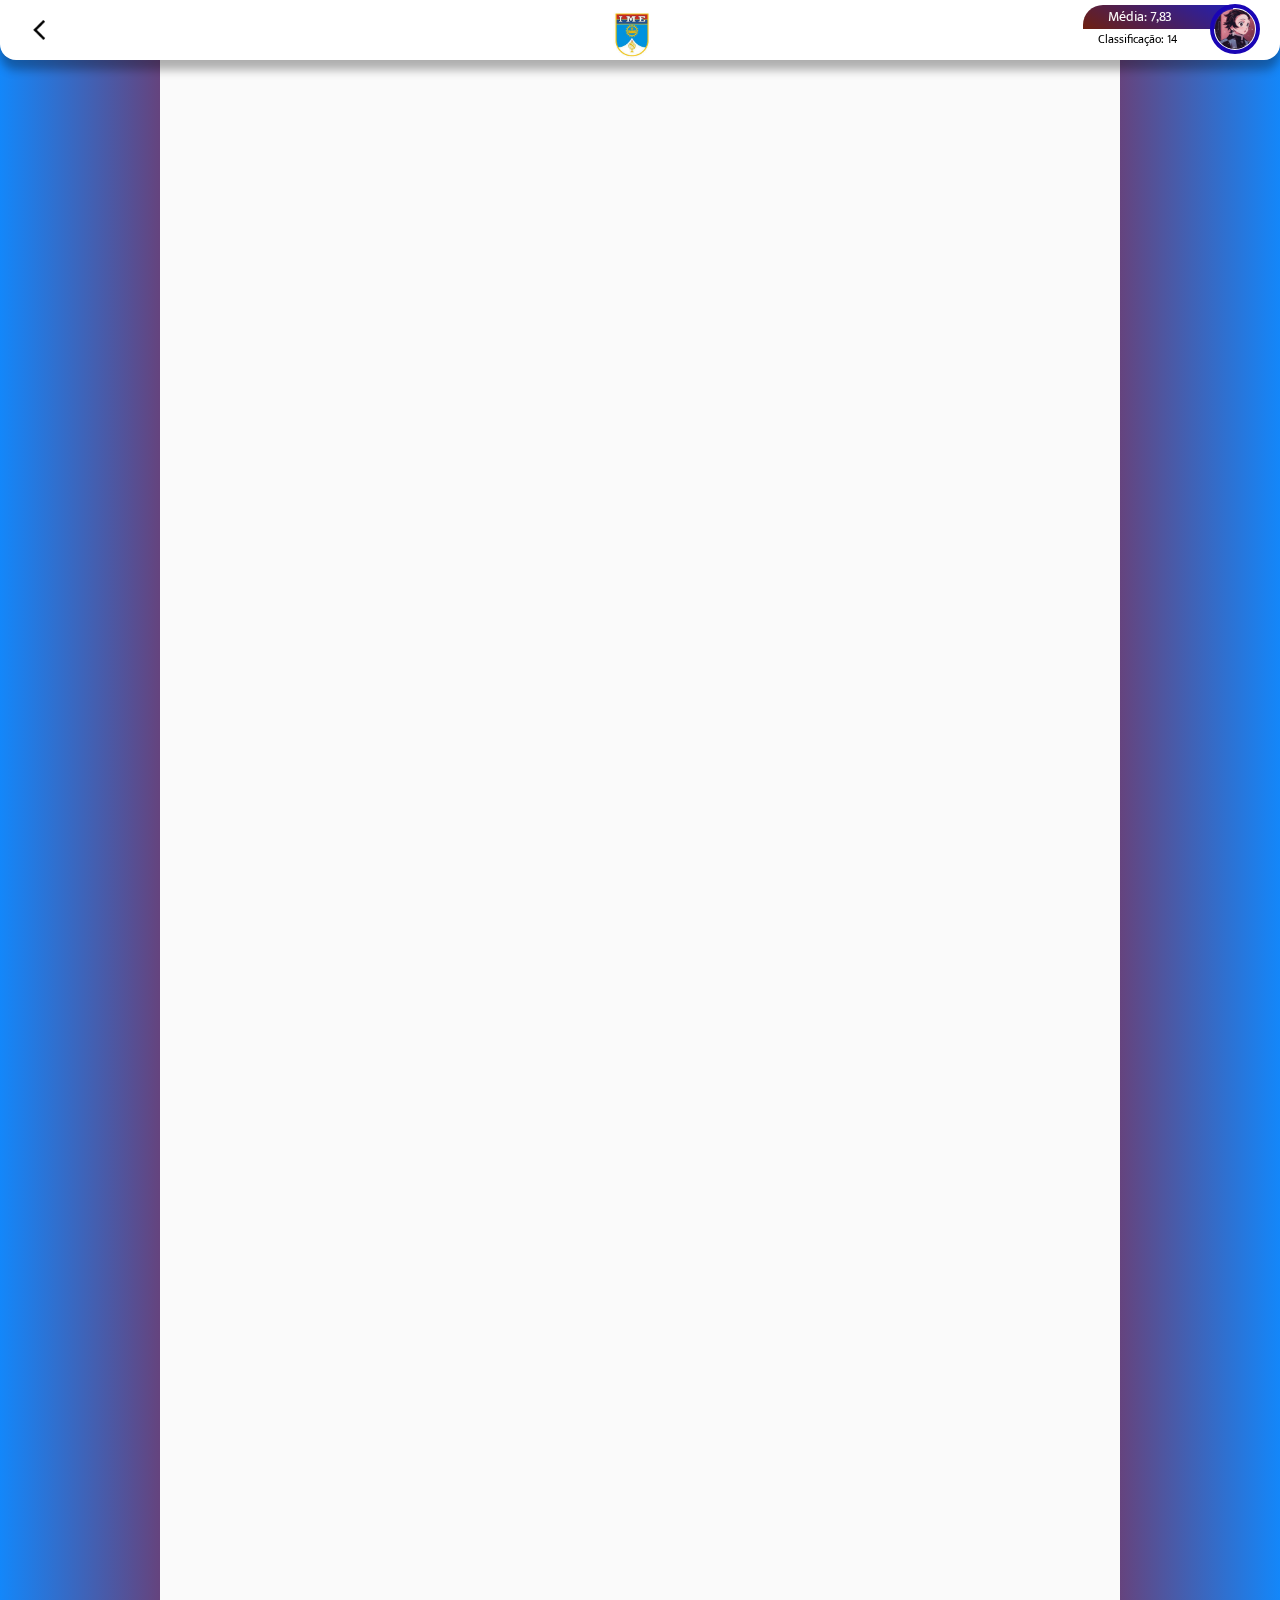
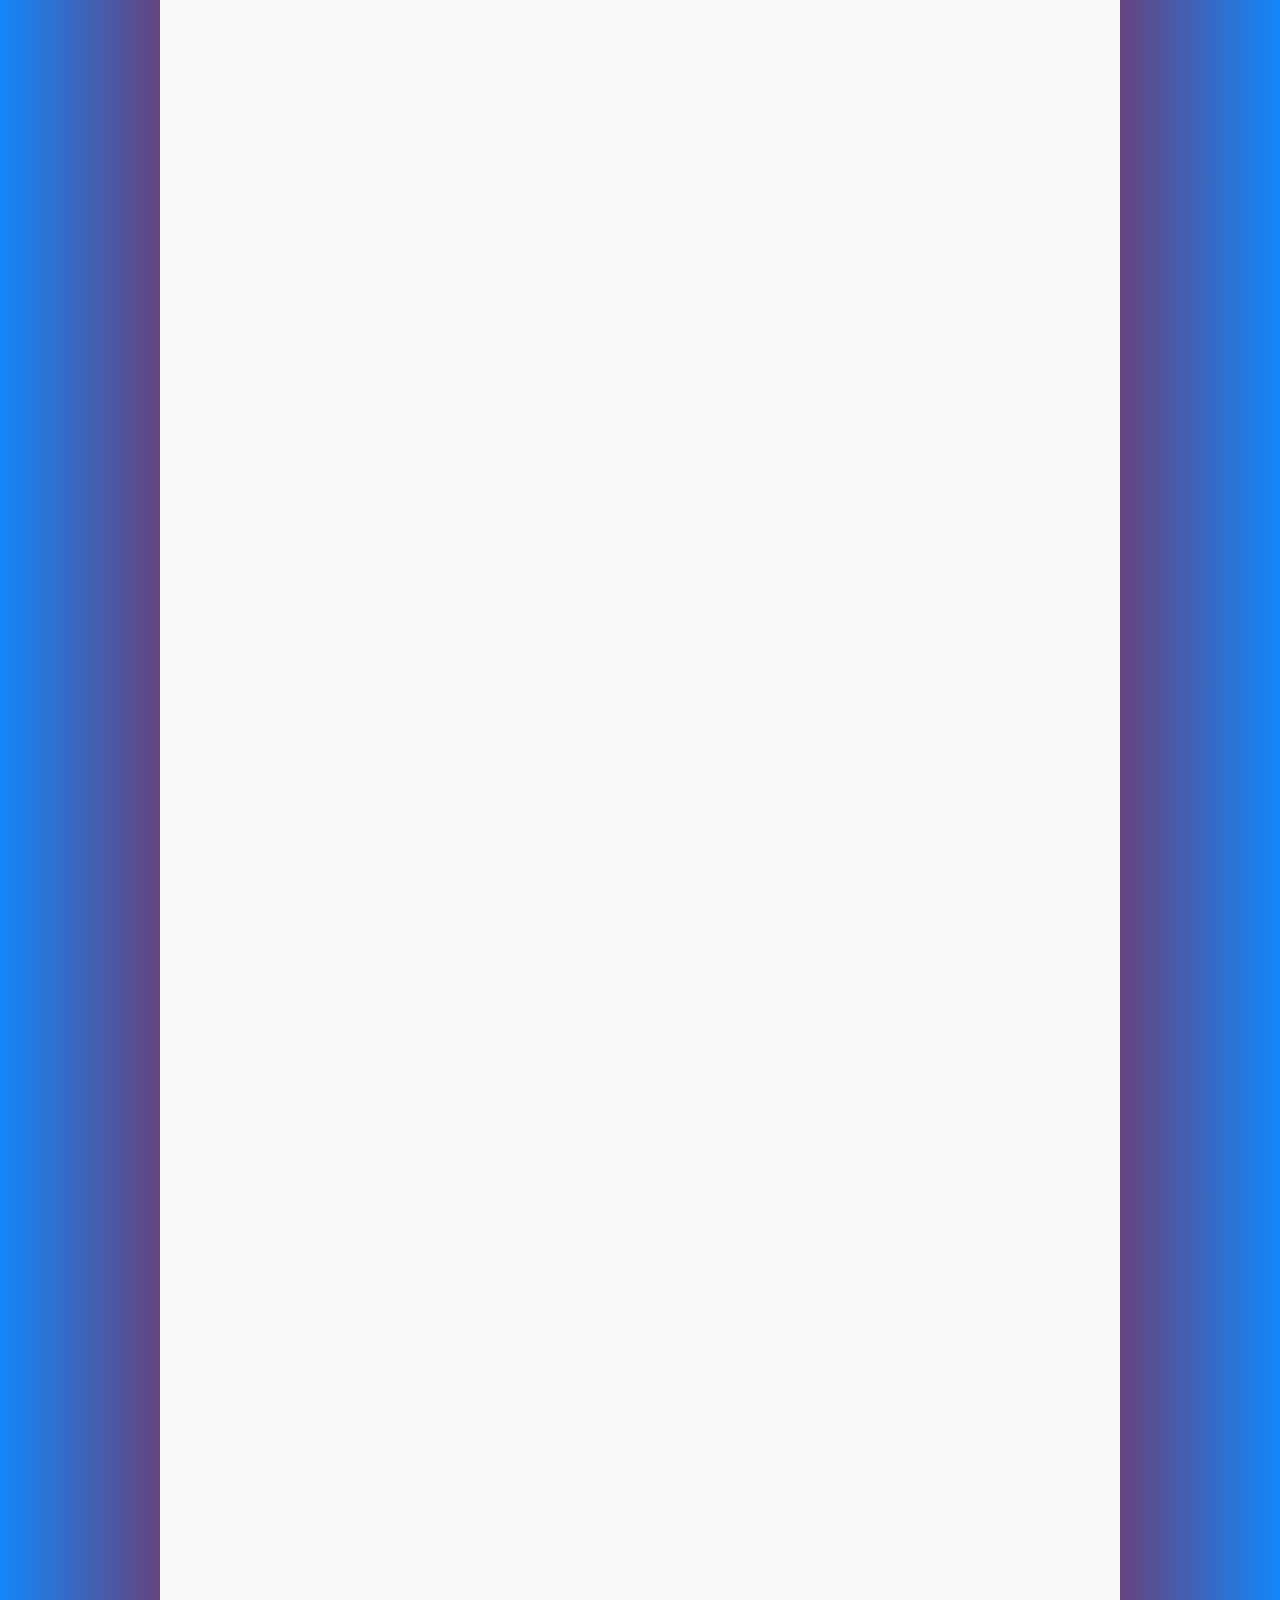
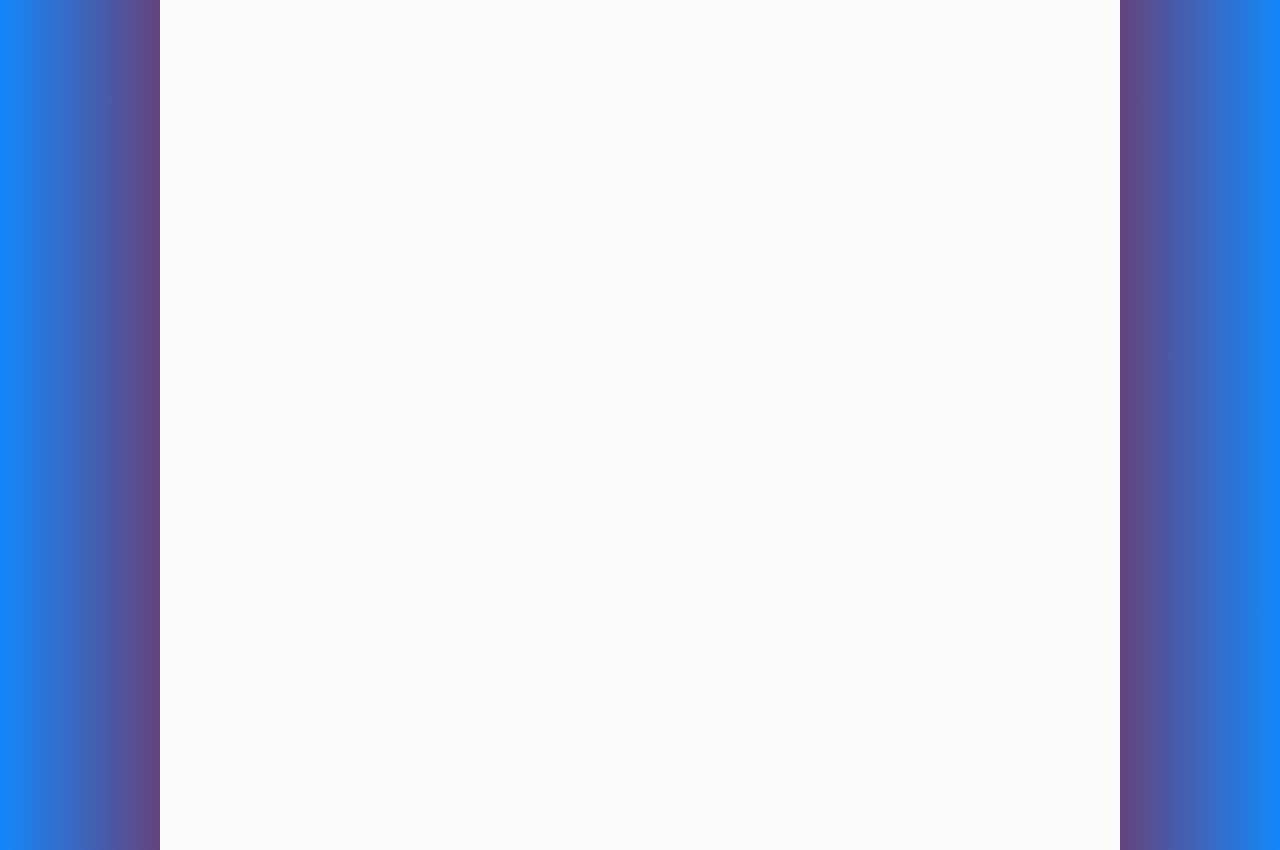
<file: index.html>
<!DOCTYPE html>
    <html lang="pt-BR">
        <head>
            <meta charset = 'utf-8'>
            <link rel="stylesheet" href="styleHeader.css">
            <title>Menu do aluno</title>
        </head>
        <body>
            <div class="header">
                <div class="home">
                    <a href="home.html"><img src="img/arrow.png"></a>  
                </div>
                <div class="logo"><img src="img/logoime.png" alt="IME"></div>
                <div class="perfil">
                    <div class="nota">
                        <div class="media">
                            Média: 7,83
                        </div>
                        <div class="colocacao">
                            Classificação: 14º
                        </div>
                    </div>
                    <div class="img-perfil">
                        <img src="img/profile.png" alt="logo">
                    </div>
                </div>
            </div>
            <div class="background">
                <div class="content">
                   <p></p>
                </div>
            </div>
        </body>
    </html>
</file>
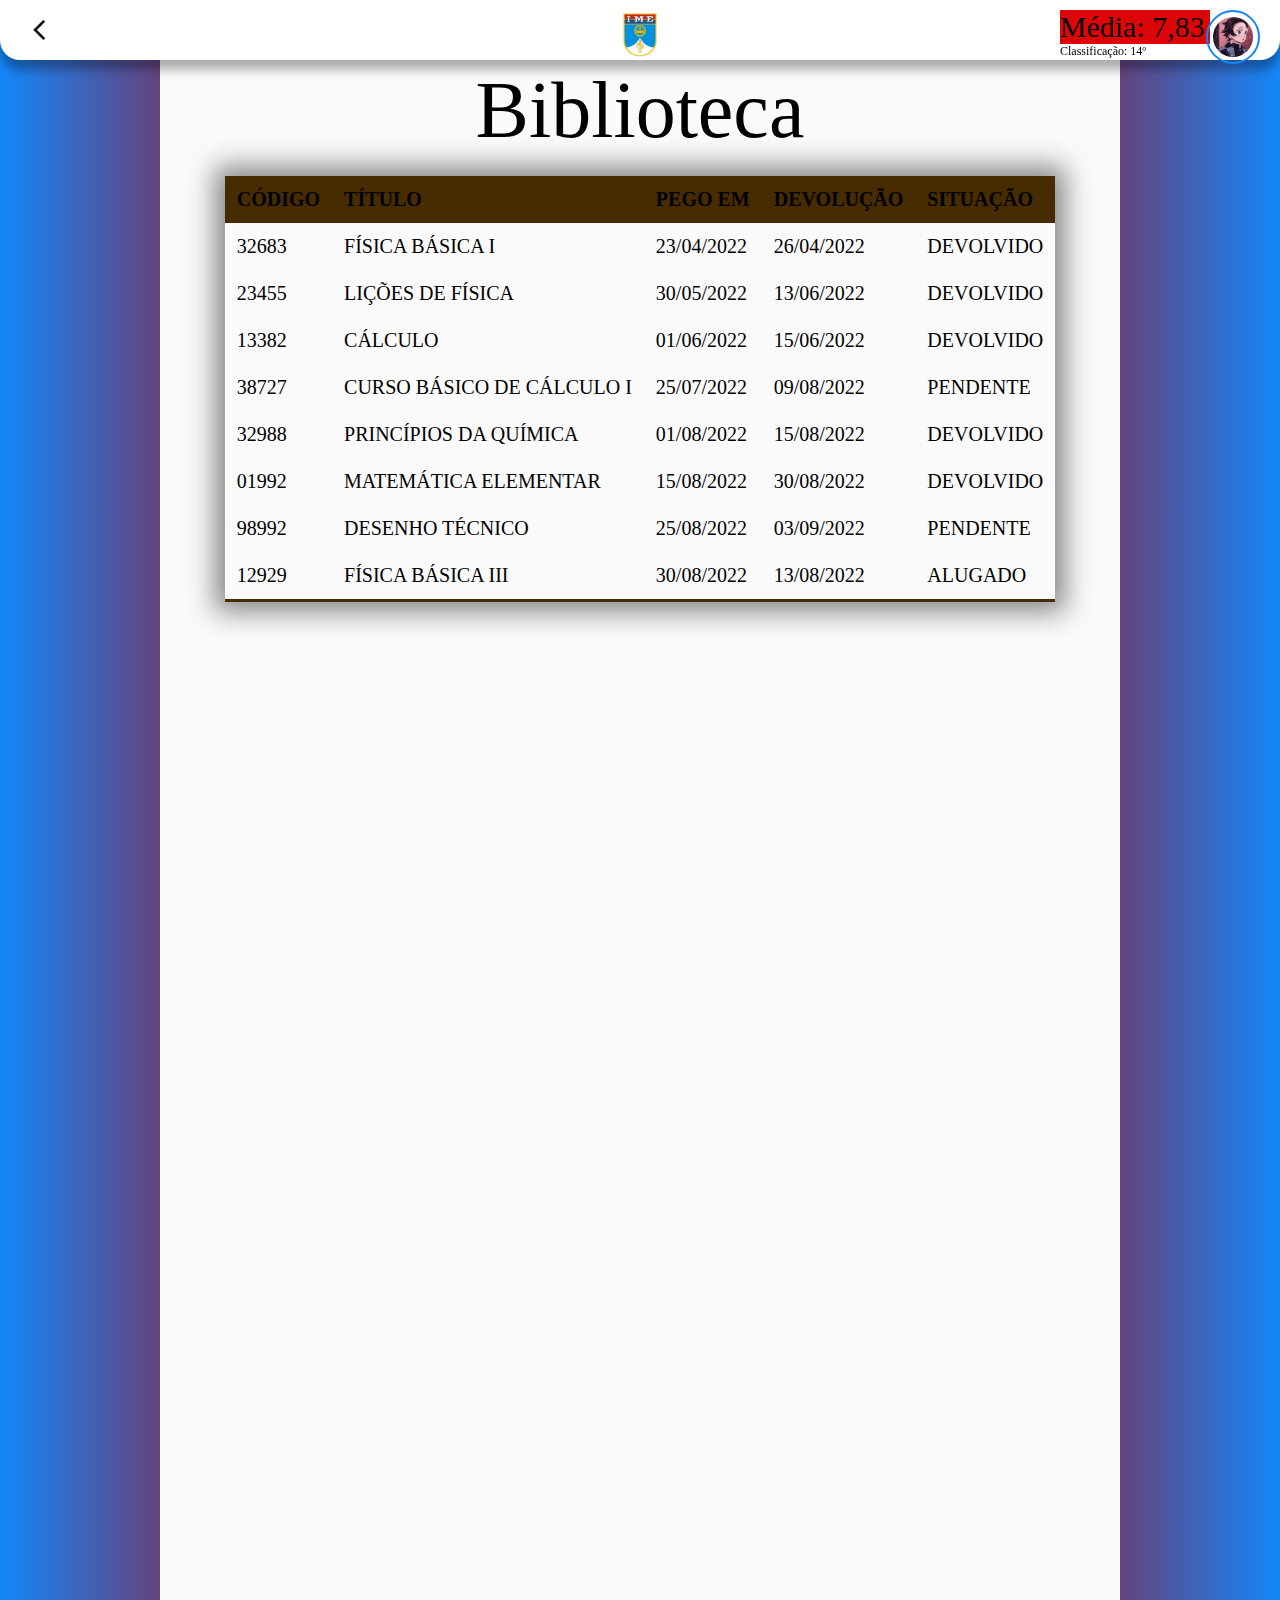
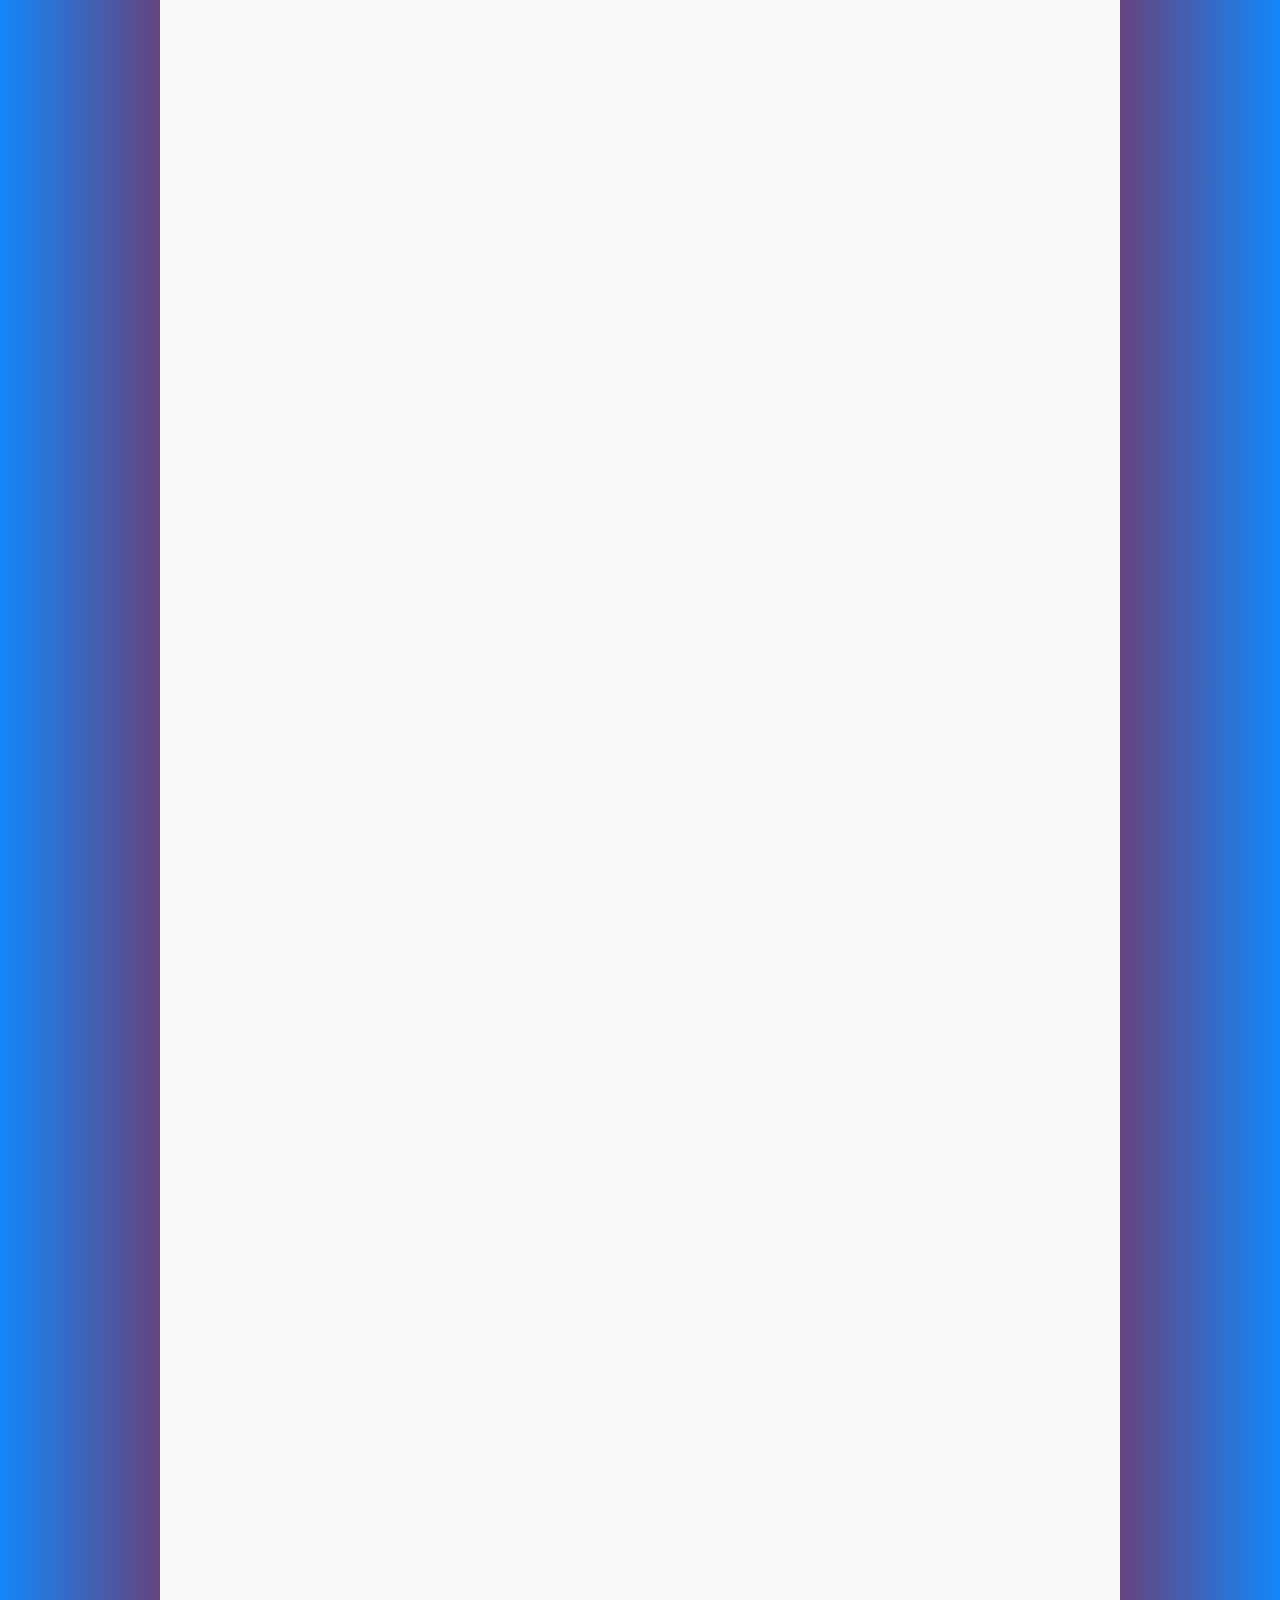
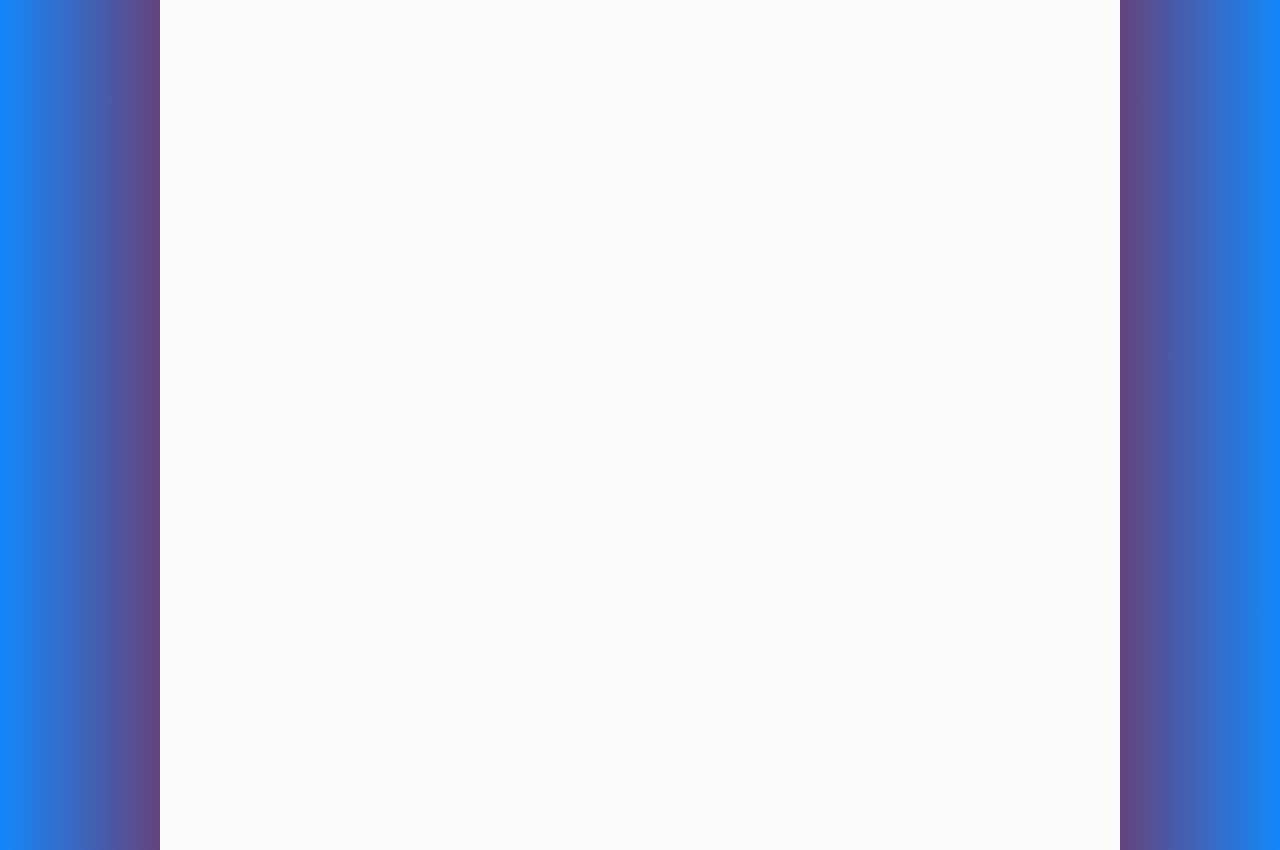
<file: Biblio.html>
<!DOCTYPE html>
    <html lang="pt-BR">
        <head>
            <meta charset = 'utf-8'>
            <link rel="stylesheet" href="stylebiblio.css">
            <title>Ocorrencias do aluno</title>
        </head>
        <body>
            <div class="header">
                <div class="home">
                    <a href="home.html"><img src="img/arrow.png"></a>  
                </div>
                <div class="logo"><img src="img/logoime.png" alt="IME"></div>
                <div class="perfil">
                    <div class="nota">
                        <div class="media">
                            Média: 7,83
                        </div>
                        <div class="colocacao">
                            Classificação: 14º
                        </div>
                    </div>
                    <div class="img-perfil">
                        <img src="img/profile.png" alt="logo">
                    </div>
                </div>
            </div>
            <div class="background">
                <div class="content">
                    <div class="tabela1">
                        <table>
                            <div class="bola"> <caption>Biblioteca</caption></div>
                            <tr>
                                <th> CÓDIGO </TH>
                                <th> TÍTULO </th>
                                <th> PEGO EM </TH>
                                <th> DEVOLUÇÃO </th>
                                <TH> SITUAÇÃO </TH>
                            </tr>
                            <tr>
                                <td> 32683 </td>
                                <TD> FÍSICA BÁSICA I</TD>
                                <TD> 23/04/2022</TD>
                                <TD> 26/04/2022</TD>
                                <TD> DEVOLVIDO </TD>
                            </tr>
                            <TR>
                                <TD> 23455</TD>
                                <TD> LIÇÕES DE FÍSICA</TD>
                                <TD> 30/05/2022</TD>
                                <TD> 13/06/2022 </TD>
                                <TD> DEVOLVIDO </TD>
                            </TR>
                            <TR>
                                <TD> 13382 </TD>
                                <TD> CÁLCULO </TD>
                                <TD> 01/06/2022</TD>
                                <TD> 15/06/2022</TD>
                                <TD> DEVOLVIDO </TD>
                            </TR>
                            <tr>
                                <td> 38727 </td>
                                <TD> CURSO BÁSICO DE CÁLCULO I </TD>
                                <TD> 25/07/2022 </TD>
                                <TD> 09/08/2022 </TD>
                                <TD> PENDENTE </TD>
                            </tr>
                            <TR>
                                <TD> 32988</TD>
                                <TD> PRINCÍPIOS DA QUÍMICA </TD>
                                <TD> 01/08/2022</TD>
                                <TD> 15/08/2022</TD>
                                <TD> DEVOLVIDO </TD>
                            </TR>
                            <TR>
                                <TD> 01992</TD>
                                <TD> MATEMÁTICA ELEMENTAR </TD>
                                <TD> 15/08/2022 </TD>
                                <TD> 30/08/2022 </TD>
                                <td> DEVOLVIDO </td>
                            </TR>
                            <TR>
                            <TD> 98992</TD>
                                <TD> DESENHO TÉCNICO </TD>
                                <TD> 25/08/2022</TD>
                                <TD> 03/09/2022</TD>
                                <td> PENDENTE </td>
                            </TR>
                            <TR>
                                <td> 12929</TD>
                                <td> FÍSICA BÁSICA III</td>
                                <td> 30/08/2022 </td>
                                <td> 13/08/2022</td>
                                <td> ALUGADO </td>
                            </TR>
                        </table>








                    </div>



                </div>
            </div>
        </div>
    </body>
</html>
</file>
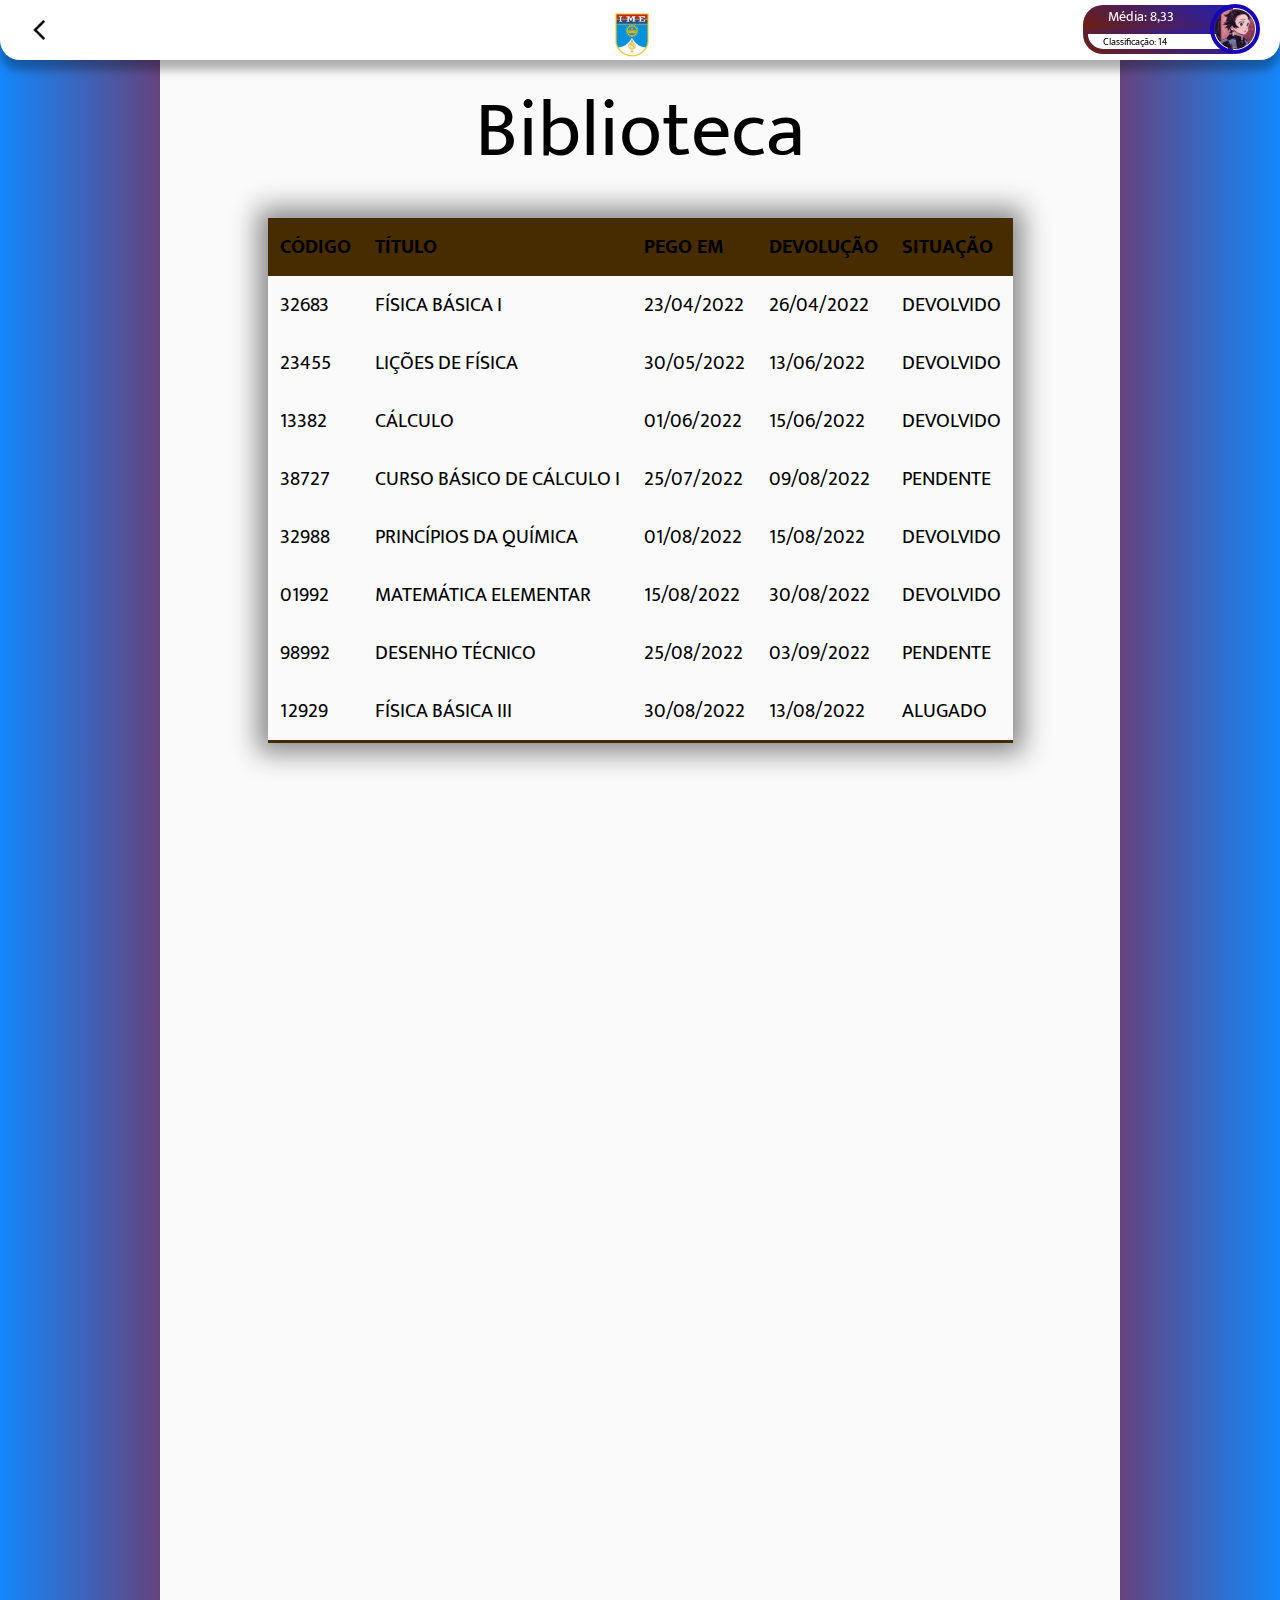
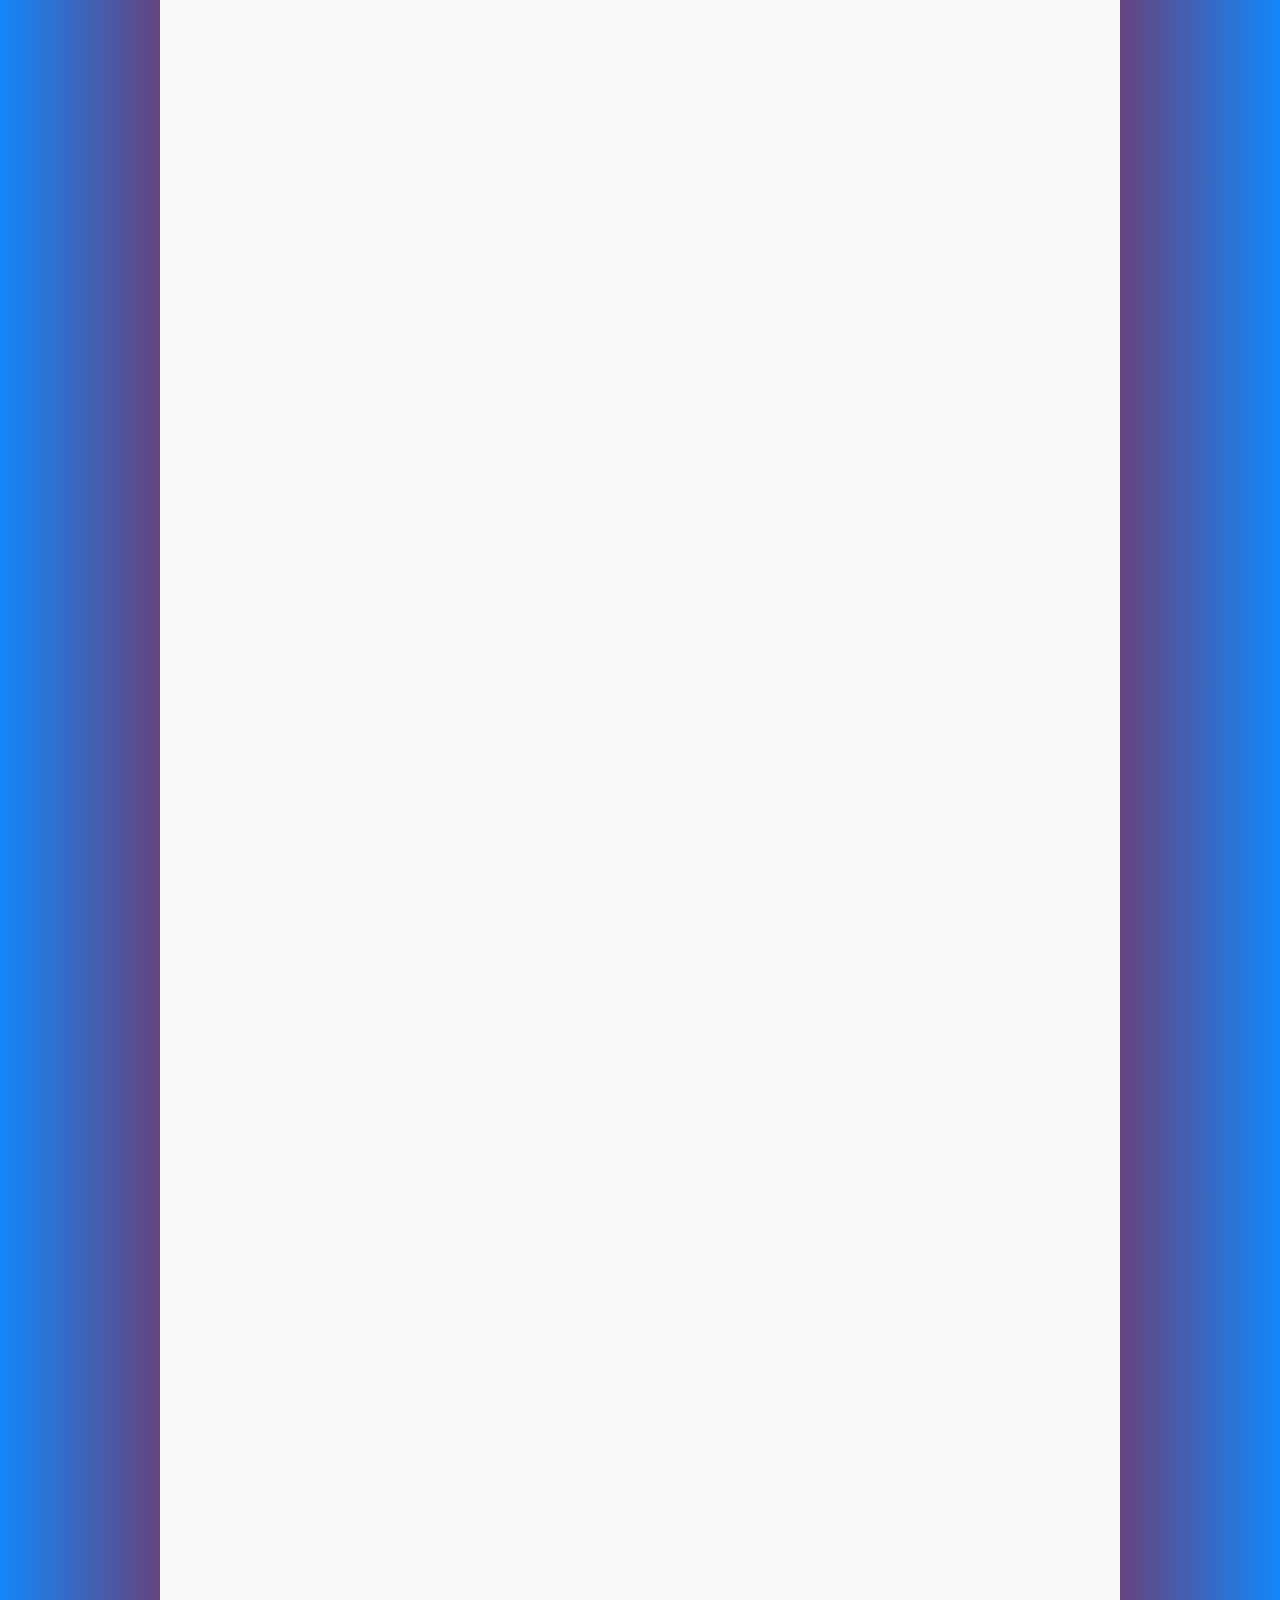
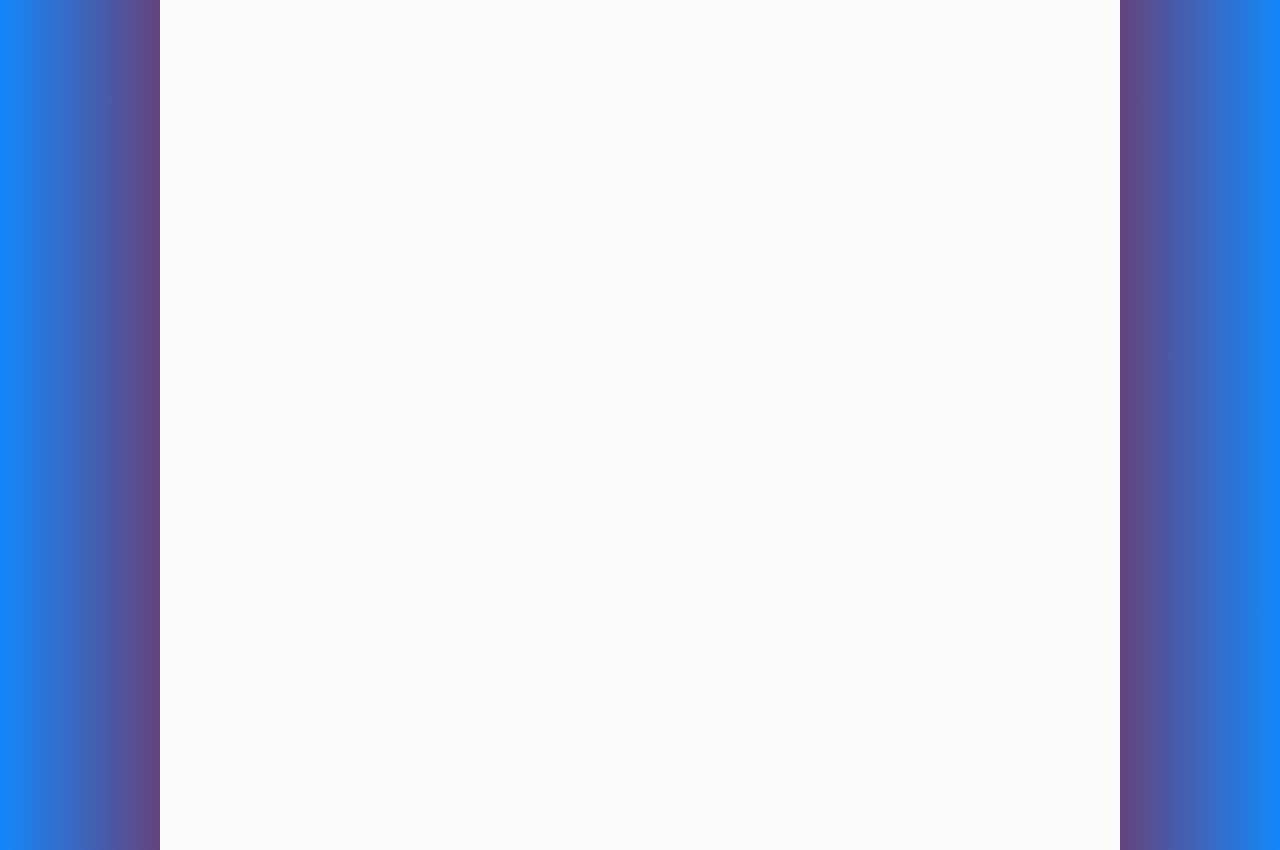
<file: Biblioteca.html>
<!DOCTYPE html>
    <html lang="pt-BR">
        <head>
            <meta charset = 'utf-8'>
            <link rel="stylesheet" href="stylebiblio.css">
            <link rel="stylesheet" href="styleHeader.css">
            <title>Ocorrencias do aluno</title>
        </head>
        <body>
            <div class="header">
                <div class="home">
                    <a href="principal.html"><img src="img/arrow.png"></a>  
                </div>
                <div class="logo"><img src="img/logoime.png" alt="IME"></div>
                <div class="perfil">
                    <div class="nota">
                        <div class="media">
                            Média: 8,33
                        </div>
                        <div class="bordaclass">
                            <div class="colocacao">
                                Classificação: 14º
                            </div>
                        </div>
                    </div>
                    <div class="img-perfil">
                        <img src="img/profile.png" alt="logo">
                    </div>
                </div>
            </div>
            <div class="background">
                <div class="content">
                    <div class="tabela1">
                        <table>
                            <div class="bola"> <caption>Biblioteca</caption></div>
                            <tr>
                                <th> CÓDIGO </TH>
                                <th> TÍTULO </th>
                                <th> PEGO EM </TH>
                                <th> DEVOLUÇÃO </th>
                                <TH> SITUAÇÃO </TH>
                            </tr>
                            <tr>
                                <td> 32683 </td>
                                <TD> FÍSICA BÁSICA I</TD>
                                <TD> 23/04/2022</TD>
                                <TD> 26/04/2022</TD>
                                <TD> DEVOLVIDO </TD>
                            </tr>
                            <TR>
                                <TD> 23455</TD>
                                <TD> LIÇÕES DE FÍSICA</TD>
                                <TD> 30/05/2022</TD>
                                <TD> 13/06/2022 </TD>
                                <TD> DEVOLVIDO </TD>
                            </TR>
                            <TR>
                                <TD> 13382 </TD>
                                <TD> CÁLCULO </TD>
                                <TD> 01/06/2022</TD>
                                <TD> 15/06/2022</TD>
                                <TD> DEVOLVIDO </TD>
                            </TR>
                            <tr>
                                <td> 38727 </td>
                                <TD> CURSO BÁSICO DE CÁLCULO I </TD>
                                <TD> 25/07/2022 </TD>
                                <TD> 09/08/2022 </TD>
                                <TD> PENDENTE </TD>
                            </tr>
                            <TR>
                                <TD> 32988</TD>
                                <TD> PRINCÍPIOS DA QUÍMICA </TD>
                                <TD> 01/08/2022</TD>
                                <TD> 15/08/2022</TD>
                                <TD> DEVOLVIDO </TD>
                            </TR>
                            <TR>
                                <TD> 01992</TD>
                                <TD> MATEMÁTICA ELEMENTAR </TD>
                                <TD> 15/08/2022 </TD>
                                <TD> 30/08/2022 </TD>
                                <td> DEVOLVIDO </td>
                            </TR>
                            <TR>
                            <TD> 98992</TD>
                                <TD> DESENHO TÉCNICO </TD>
                                <TD> 25/08/2022</TD>
                                <TD> 03/09/2022</TD>
                                <td> PENDENTE </td>
                            </TR>
                            <TR>
                                <td> 12929</TD>
                                <td> FÍSICA BÁSICA III</td>
                                <td> 30/08/2022 </td>
                                <td> 13/08/2022</td>
                                <td> ALUGADO </td>
                            </TR>
                        </table>








                    </div>



                </div>
            </div>
        </div>
    </body>
</html>
</file>
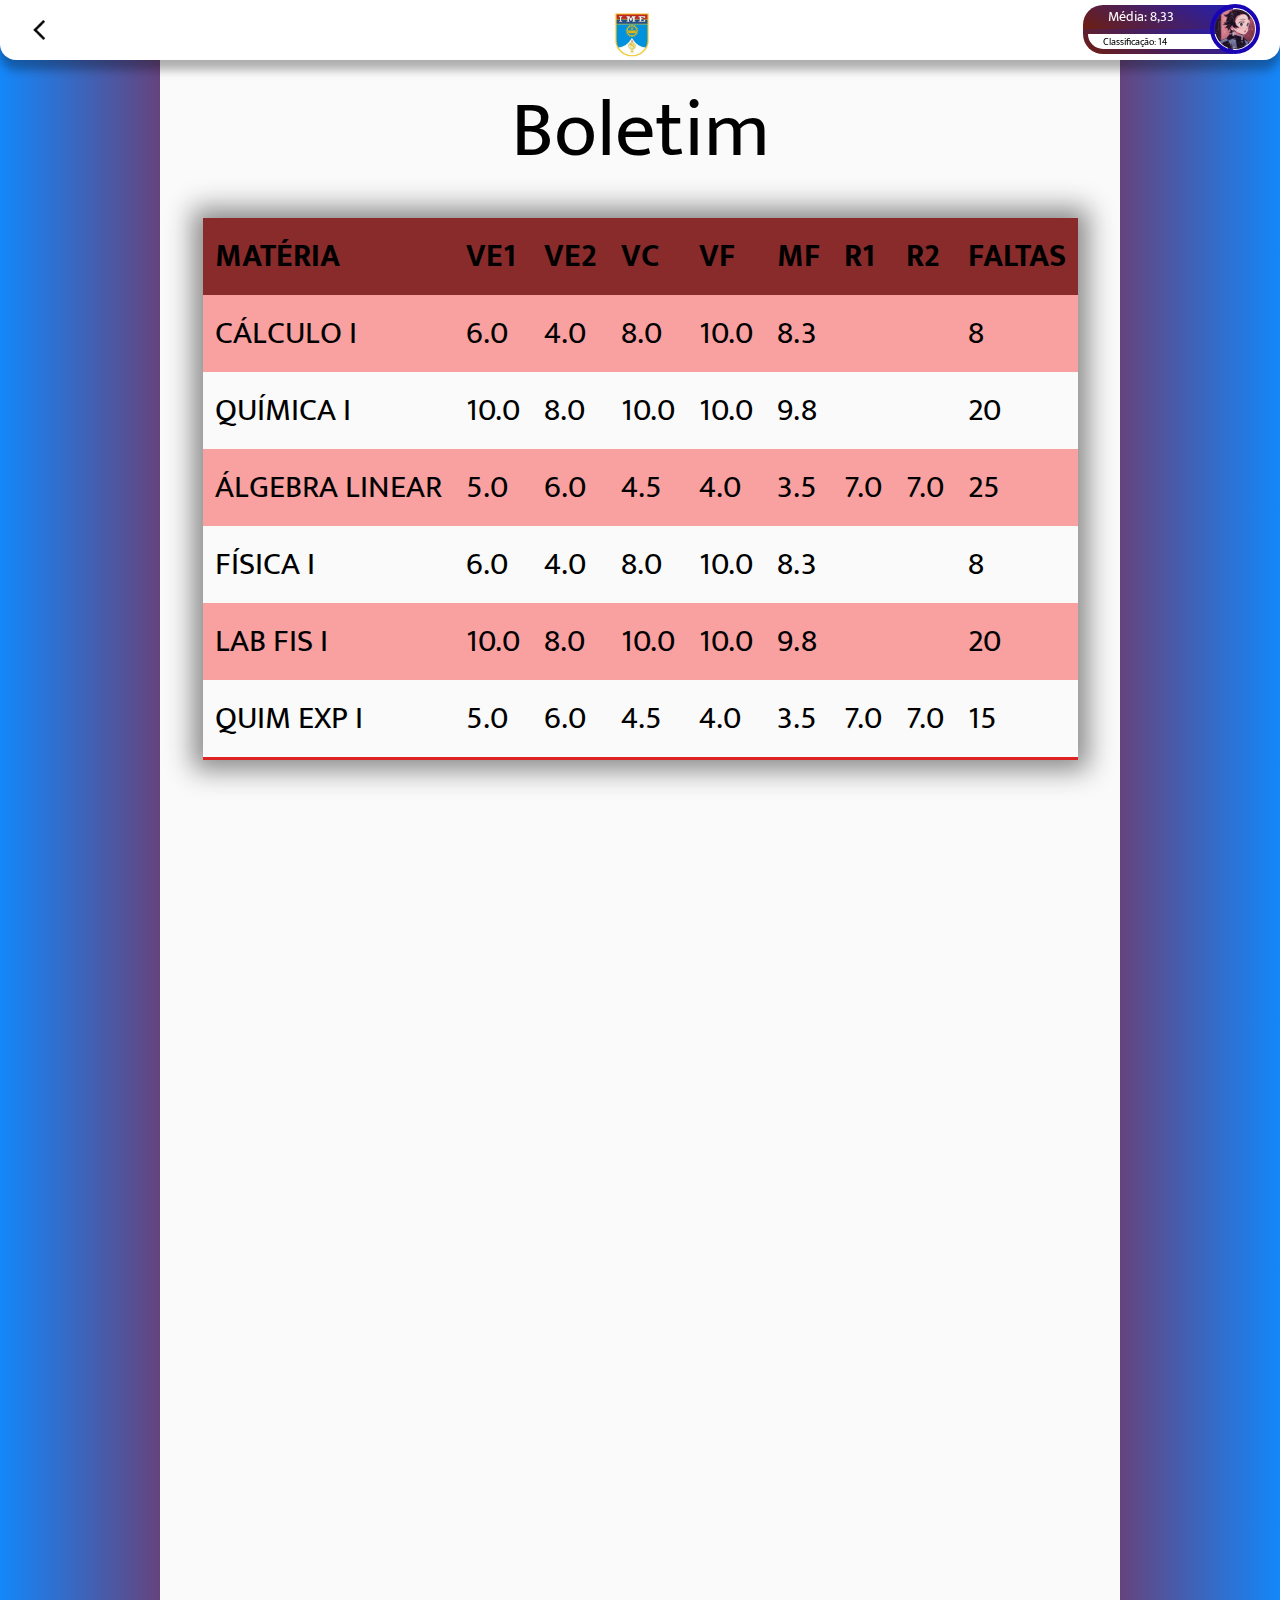
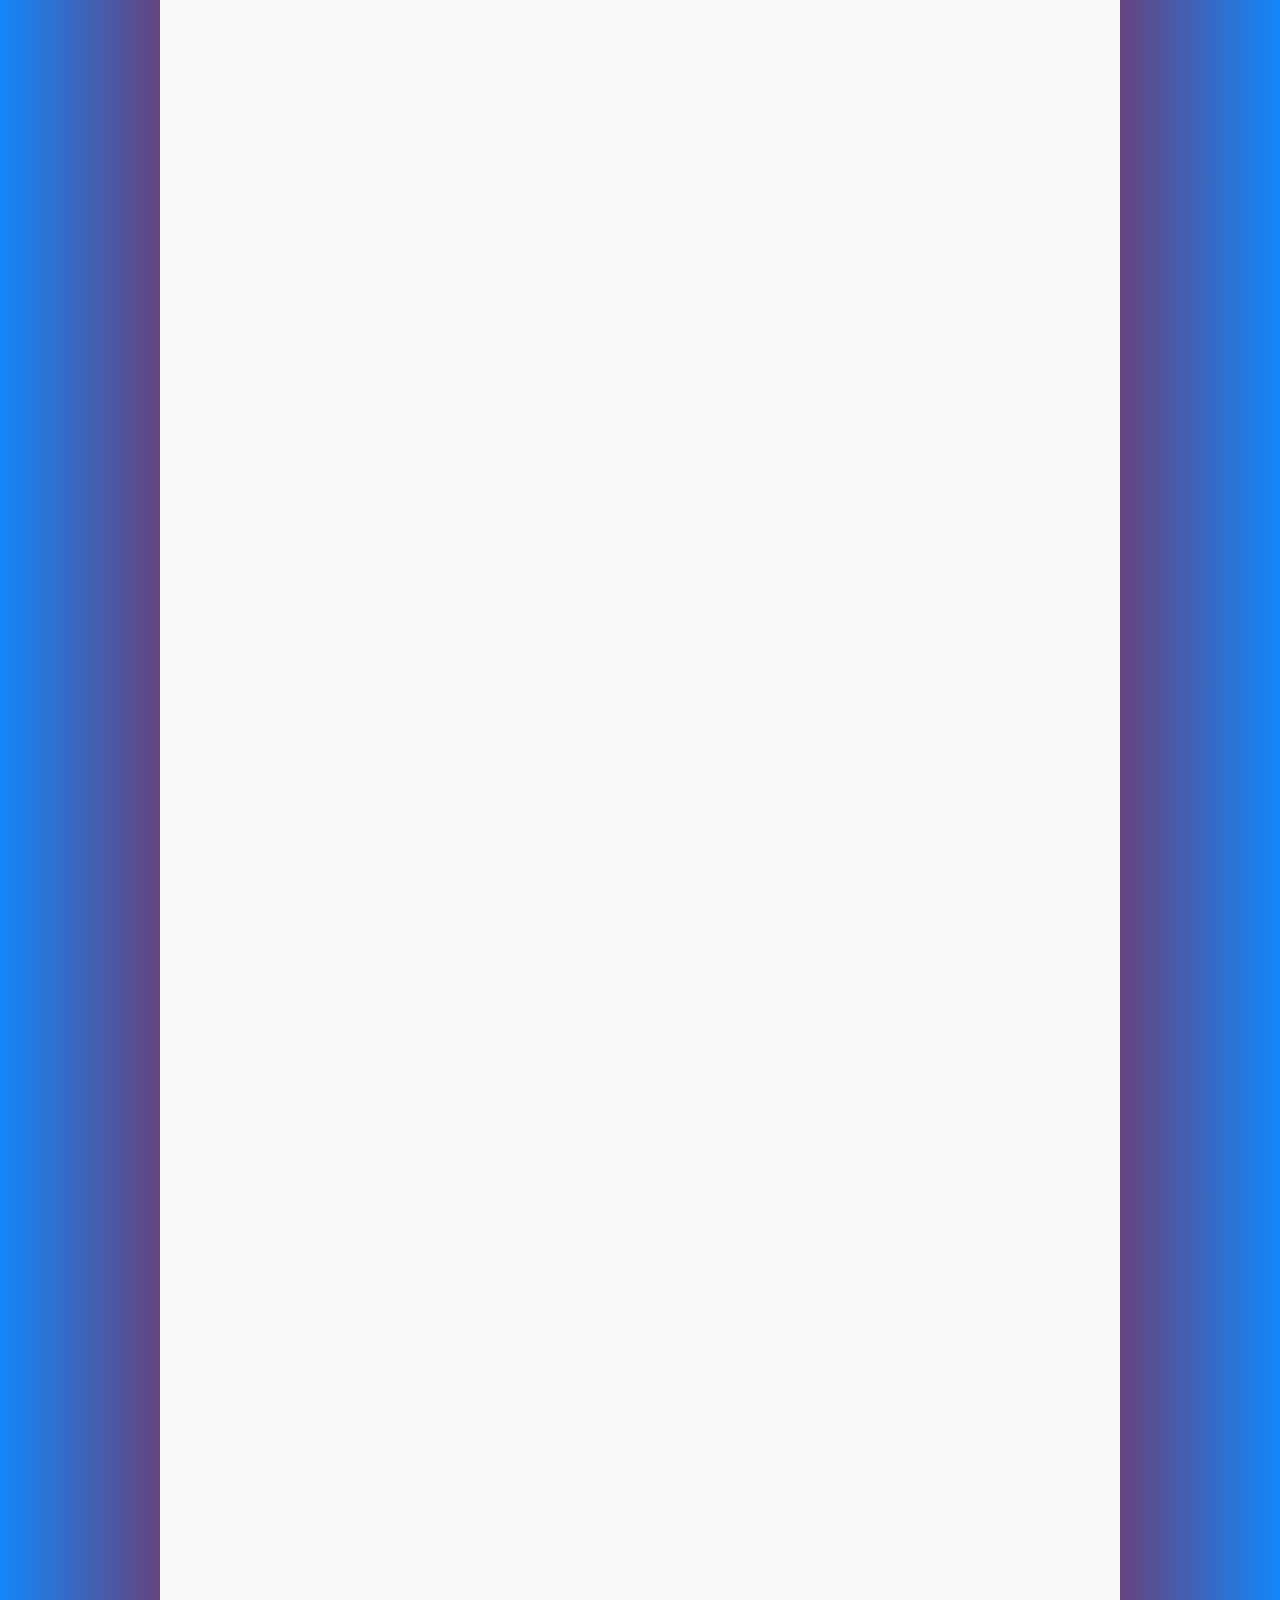
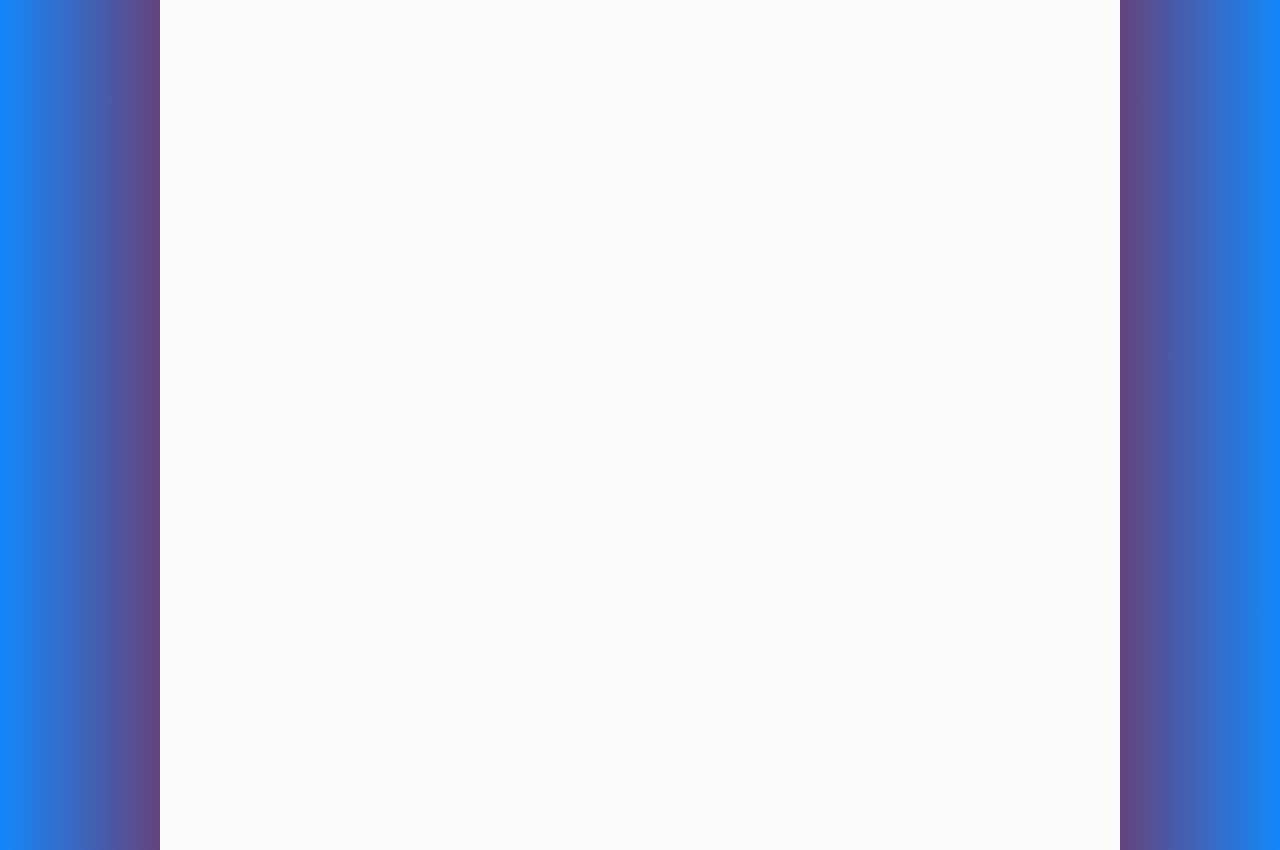
<file: boletim.html>
<!DOCTYPE html>
    <html lang="pt-BR">
        <head>
            <meta charset = 'utf-8'>
            <link rel="stylesheet" href="styleboletim.css">
            <link rel="stylesheet" href="styleHeader.css">
            <title>Boletim do aluno</title>
        </head>
        <body>
            <div class="header">
                <div class="home">
                    <a href="principal.html"><img src="img/arrow.png"></a>  
                </div>
                <div class="logo"><img src="img/logoime.png" alt="IME"></div>
                <div class="perfil">
                    <div class="nota">
                        <div class="media">
                            Média: 8,33
                        </div>
                        <div class="bordaclass">
                            <div class="colocacao">
                                Classificação: 14º
                            </div>
                        </div>
                    </div>
                    <div class="img-perfil">
                        <img src="img/profile.png" alt="logo">
                    </div>
                </div>
            </div>
            <div class="background">
                <div class="content">
                    <div class="boletim">
                        <div class="tabela1">
                            <table>
                                <div class="bola"> <caption>Boletim</caption></div>
                                <tr>
                                    <th> MATÉRIA </TH>
                                    <th> VE1 </th>
                                    <th> VE2</TH>
                                    <th> VC </th>
                                    <TH> VF </TH>
                                    <TH> MF </TH>
                                    <TH> R1</TH>
                                    <TH> R2 </TH>
                                    <TH> FALTAS </TH>
                                </tr>
                                <tr>
                                    <td> CÁLCULO I </td>
                                    <TD> 6.0</TD>
                                    <TD> 4.0</TD>
                                    <TD> 8.0</TD>
                                    <TD> 10.0 </TD>
                                    <TD> 8.3</TD>
                                    <TD>    </TD>
                                    <TD>     </TD>
                                    <TD> 8   </TD>
                                </tr>
                                <TR>
                                    <TD> QUÍMICA I</TD>
                                    <TD> 10.0</TD>
                                    <TD> 8.0 </TD>
                                    <TD> 10.0</TD>
                                    <TD> 10.0 </TD>
                                    <TD> 9.8 </TD>
                                    <TD>    </TD>
                                    <TD>    </TD>
                                    <TD> 20  </TD>
                                </TR>
                                <TR>
                                    <TD> ÁLGEBRA LINEAR </TD>
                                    <TD> 5.0 </TD>
                                    <TD> 6.0 </TD>
                                    <TD> 4.5 </TD>
                                    <TD> 4.0</TD>
                                    <TD> 3.5 </TD>
                                    <TD> 7.0 </TD>
                                    <TD> 7.0 </TD>
                                    <td> 25 </td>
                                </TR>
                                <tr>
                                    <td> FÍSICA I </td>
                                    <TD> 6.0</TD>
                                    <TD> 4.0</TD>
                                    <TD> 8.0</TD>
                                    <TD> 10.0 </TD>
                                    <TD> 8.3</TD>
                                    <TD>    </TD>
                                    <TD>     </TD>
                                    <TD> 8   </TD>
                                </tr>
                                <TR>
                                    <TD> LAB FIS I</TD>
                                    <TD> 10.0</TD>
                                    <TD> 8.0 </TD>
                                    <TD> 10.0</TD>
                                    <TD> 10.0 </TD>
                                    <TD> 9.8 </TD>
                                    <TD>    </TD>
                                    <TD>    </TD>
                                    <TD> 20  </TD>
                                </TR>
                                <TR>
                                    <TD> QUIM EXP I </TD>
                                    <TD> 5.0 </TD>
                                    <TD> 6.0 </TD>
                                    <TD> 4.5 </TD>
                                    <TD> 4.0</TD>
                                    <TD> 3.5 </TD>
                                    <TD> 7.0 </TD>
                                    <TD> 7.0 </TD>
                                    <td> 15 </td>
                                </TR>
                            </table>
                        </div>
                    </div>
                </div>
            </div>
        </body>
</file>
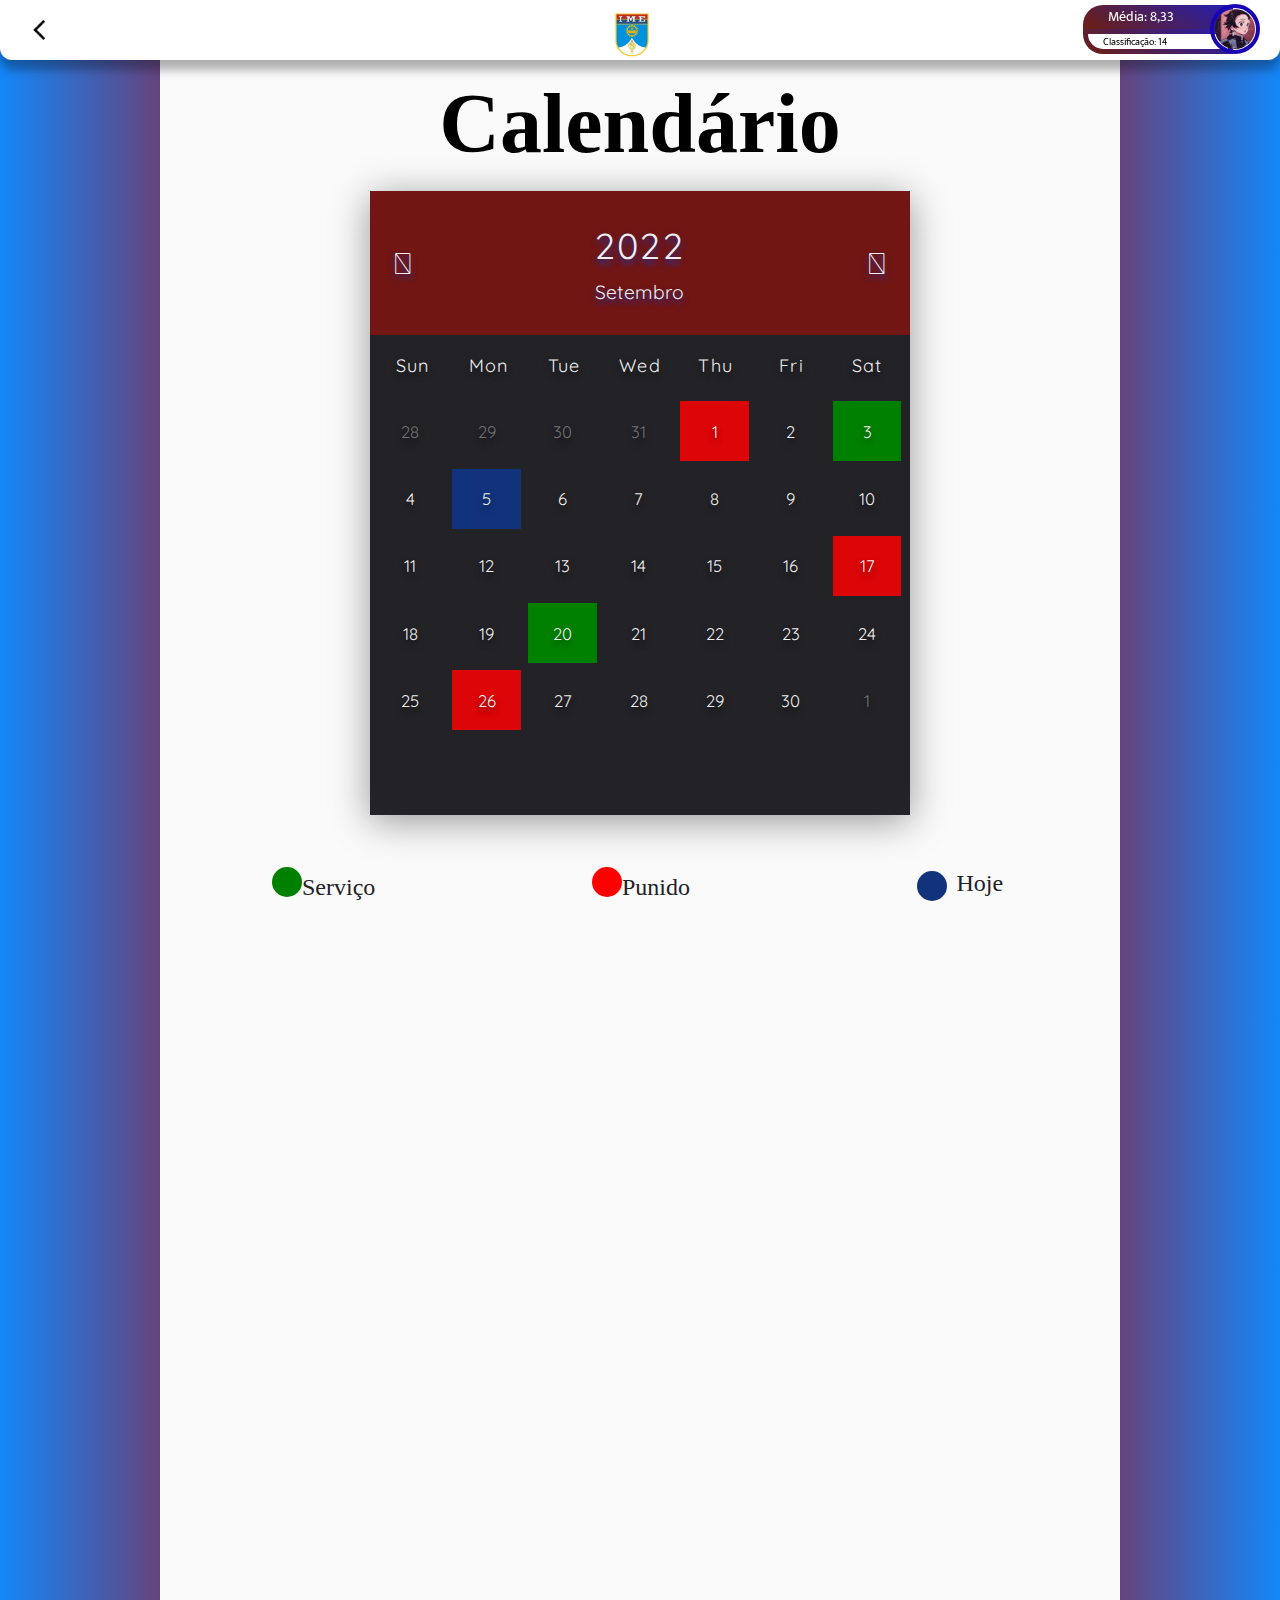
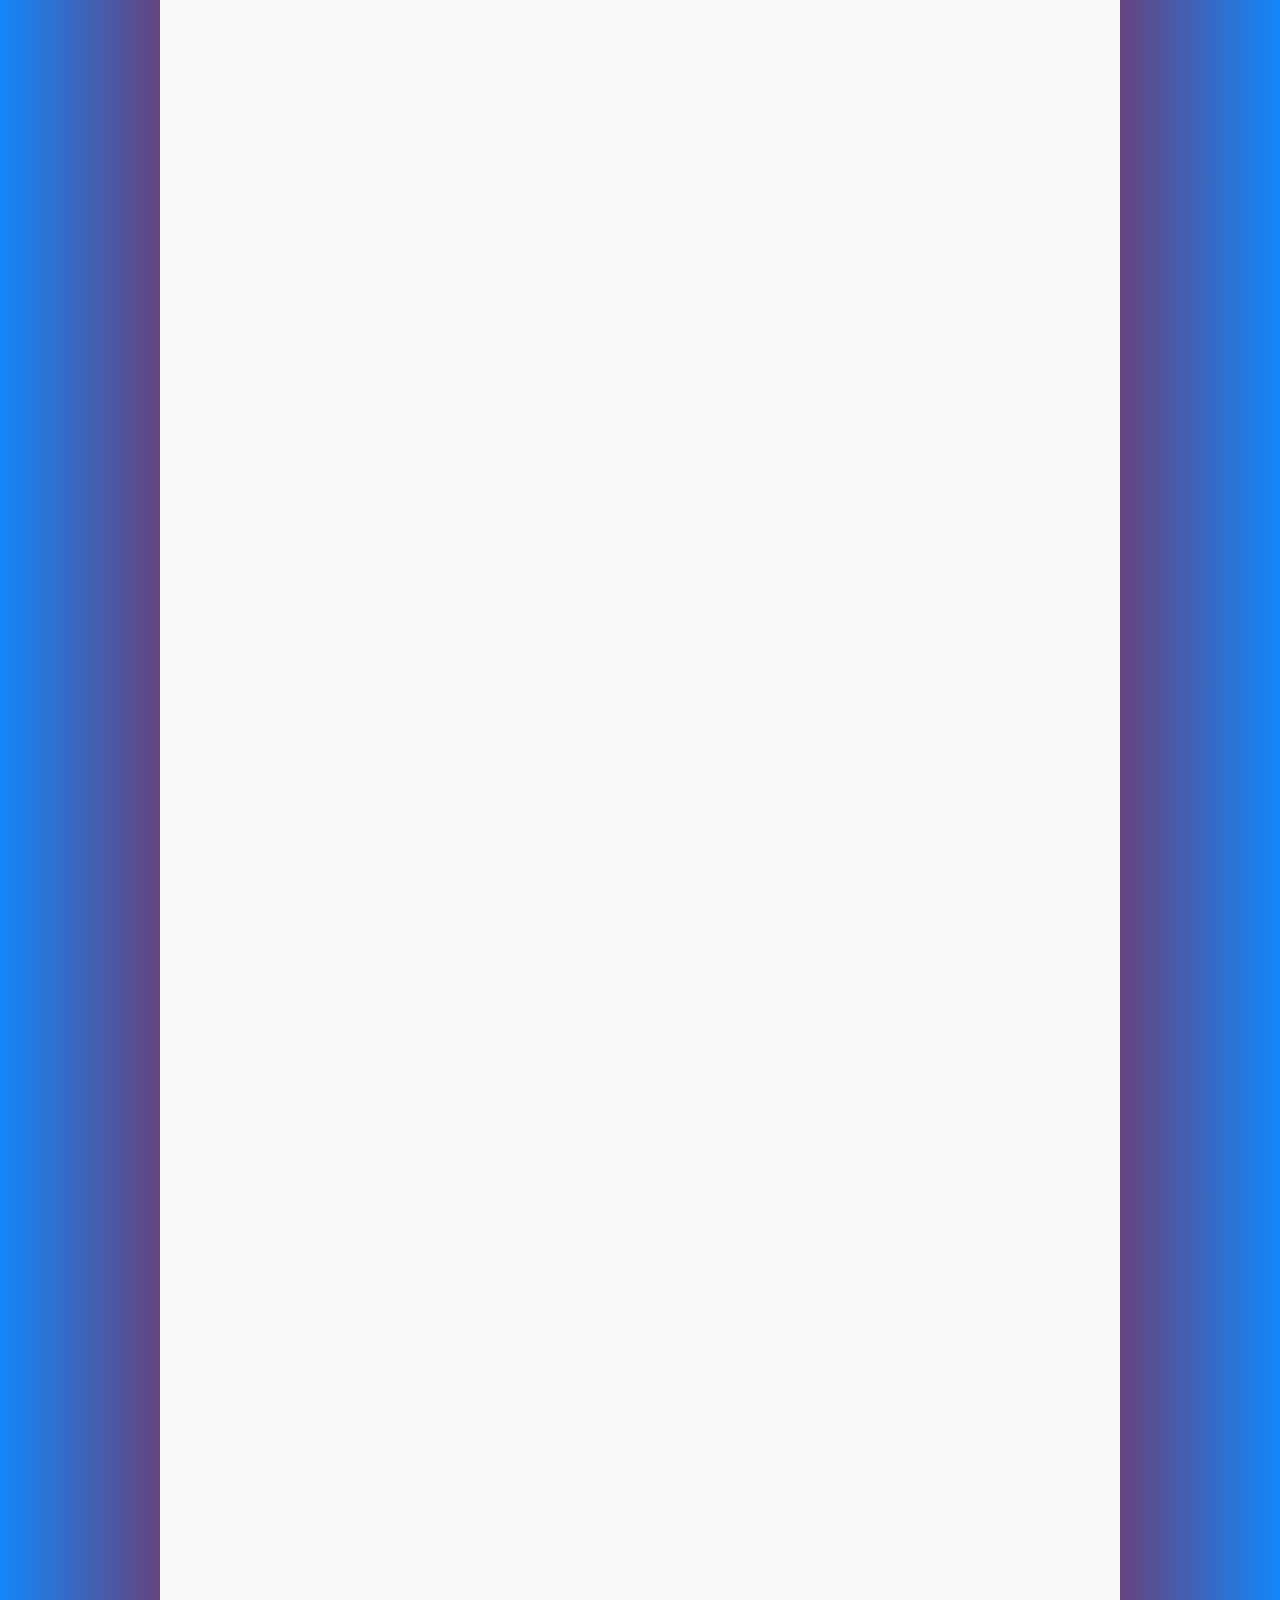
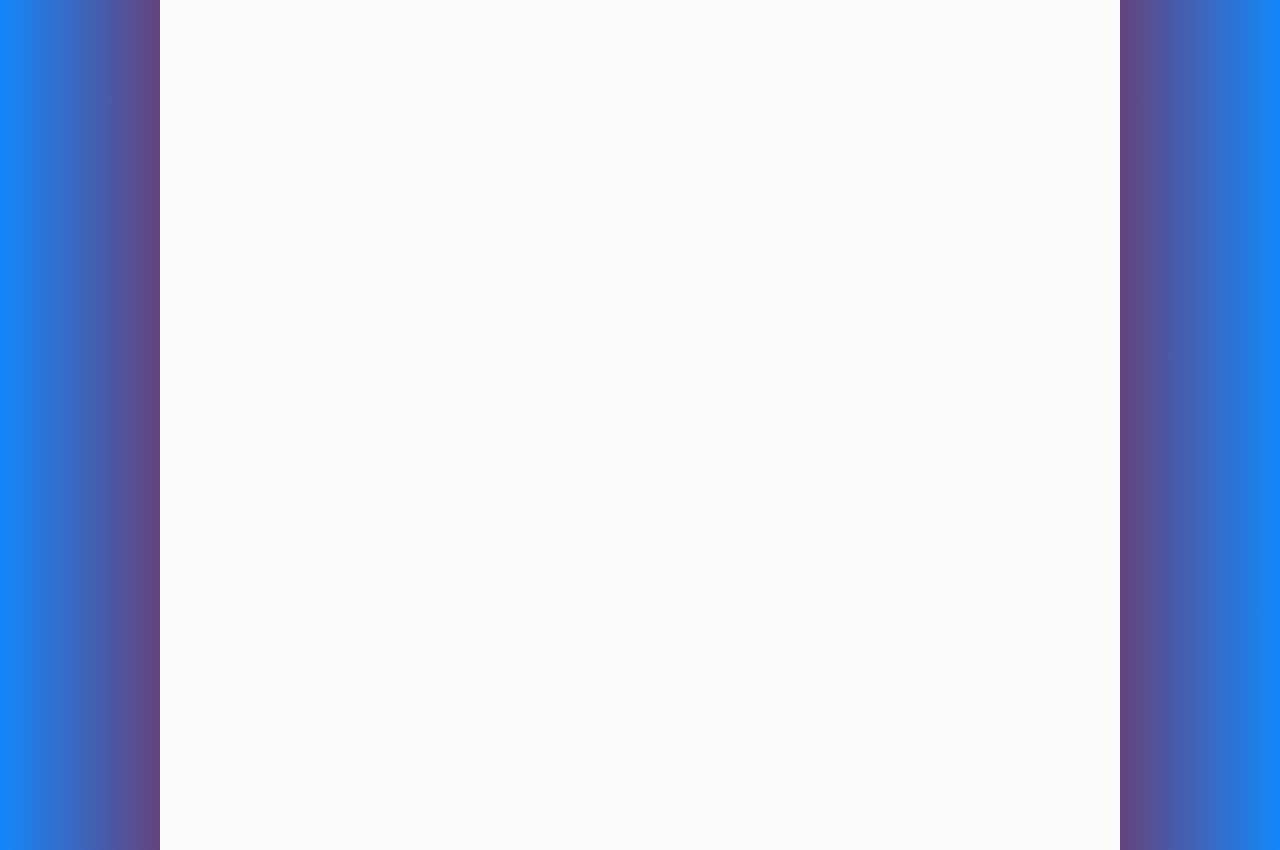
<file: Calendário.html>
<!DOCTYPE html>
<html lang="en">
  <head>
    <title>Calendário</title>
    <link rel="stylesheet" href="stylecalendar.css" />
    <link
      rel="stylesheet"
      href="https://cdnjs.cloudflare.com/ajax/libs/font-awesome/5.13.0/css/all.min.css"
    />
    <link
      href="https://fonts.googleapis.com/css2?family=Quicksand:wght@300;400;500;600;700&display=swap"
      rel="stylesheet"
    />
    <link rel="stylesheet" href="styleHeader.css">
  </head>
    <body>
        <div class="header">
            <div class="home">
                <a href="principal.html"><img src="img/arrow.png"></a>  
            </div>
            <div class="logo"><img src="img/logoime.png" alt="IME"></div>
            <div class="perfil">
                <div class="nota">
                    <div class="media">
                        Média: 8,33
                    </div>
                    <div class="bordaclass">
                        <div class="colocacao">
                            Classificação: 14º
                        </div>
                    </div>
                </div>
                <div class="img-perfil">
                    <img src="img/profile.png" alt="logo">
                </div>
            </div>
        </div>
        <div class="background">
            <div class="content">
                <div class="container">
                    <h2>Calendário</h1>
                    <div class="calendar">
                      <div class="month">
                         <i class="fas fa-angle-left prev"></i>
                            <div class="date">
                                <h1>2022</h1>
                                <p>Setembro</p>
                            </div>
                         <i class="fas fa-angle-right next"></i>
                      </div>
                      <div class="weekdays">
                        <div>Sun</div>
                        <div>Mon</div>
                        <div>Tue</div>
                        <div>Wed</div>
                        <div>Thu</div>
                        <div>Fri</div>
                        <div>Sat</div>
                      </div>
                      <div class="days">
                          <div> 28 </div>
                          <div> 29 </div>
                          <div> 30 </div>
                          <div> 31 </div>
                          <div id="sv"> 1 </div>
                          <div> 2 </div>
                          <div id="vd"> 3 </div>
                          <div> 4 </div>
                          <div id="hj"> 5 </div>
                          <div> 6 </div>
                          <div> 7 </div>
                          <div> 8 </div>
                          <div> 9 </div>
                          <div> 10 </div>
                          <div> 11 </div>
                          <div> 12 </div>
                          <div> 13 </div>
                          <div> 14 </div>
                          <div> 15 </div>
                          <div> 16 </div>
                          <div id="sv"> 17 </div>
                          <div> 18 </div>
                          <div> 19 </div>
                          <div id="vd"> 20 </div>
                          <div> 21 </div>
                          <div> 22 </div>
                          <div> 23 </div>
                          <div> 24 </div>
                          <div> 25 </div>
                          <div id="sv"> 26 </div>
                          <div> 27 </div>
                          <div> 28 </div>
                          <div> 29 </div>
                          <div> 30 </div>
                          <div> 1 </div>
                      </div>
                         
                    </div>
                    <div class="legenda"> 
                        <div class="svc"><div class="verde"></div><div> <p>Serviço </p></div></div>
                        <div class="pnd"><div class="vermelho"></div> <div> <p> Punido</p> </div></div>
                        <div class="hoje"><div class="azul"></div><div><p> Hoje </p></div></div>
                        

                    </div>
                </div>
            </div>
        </div>
    </body>
                
</html>
</file>
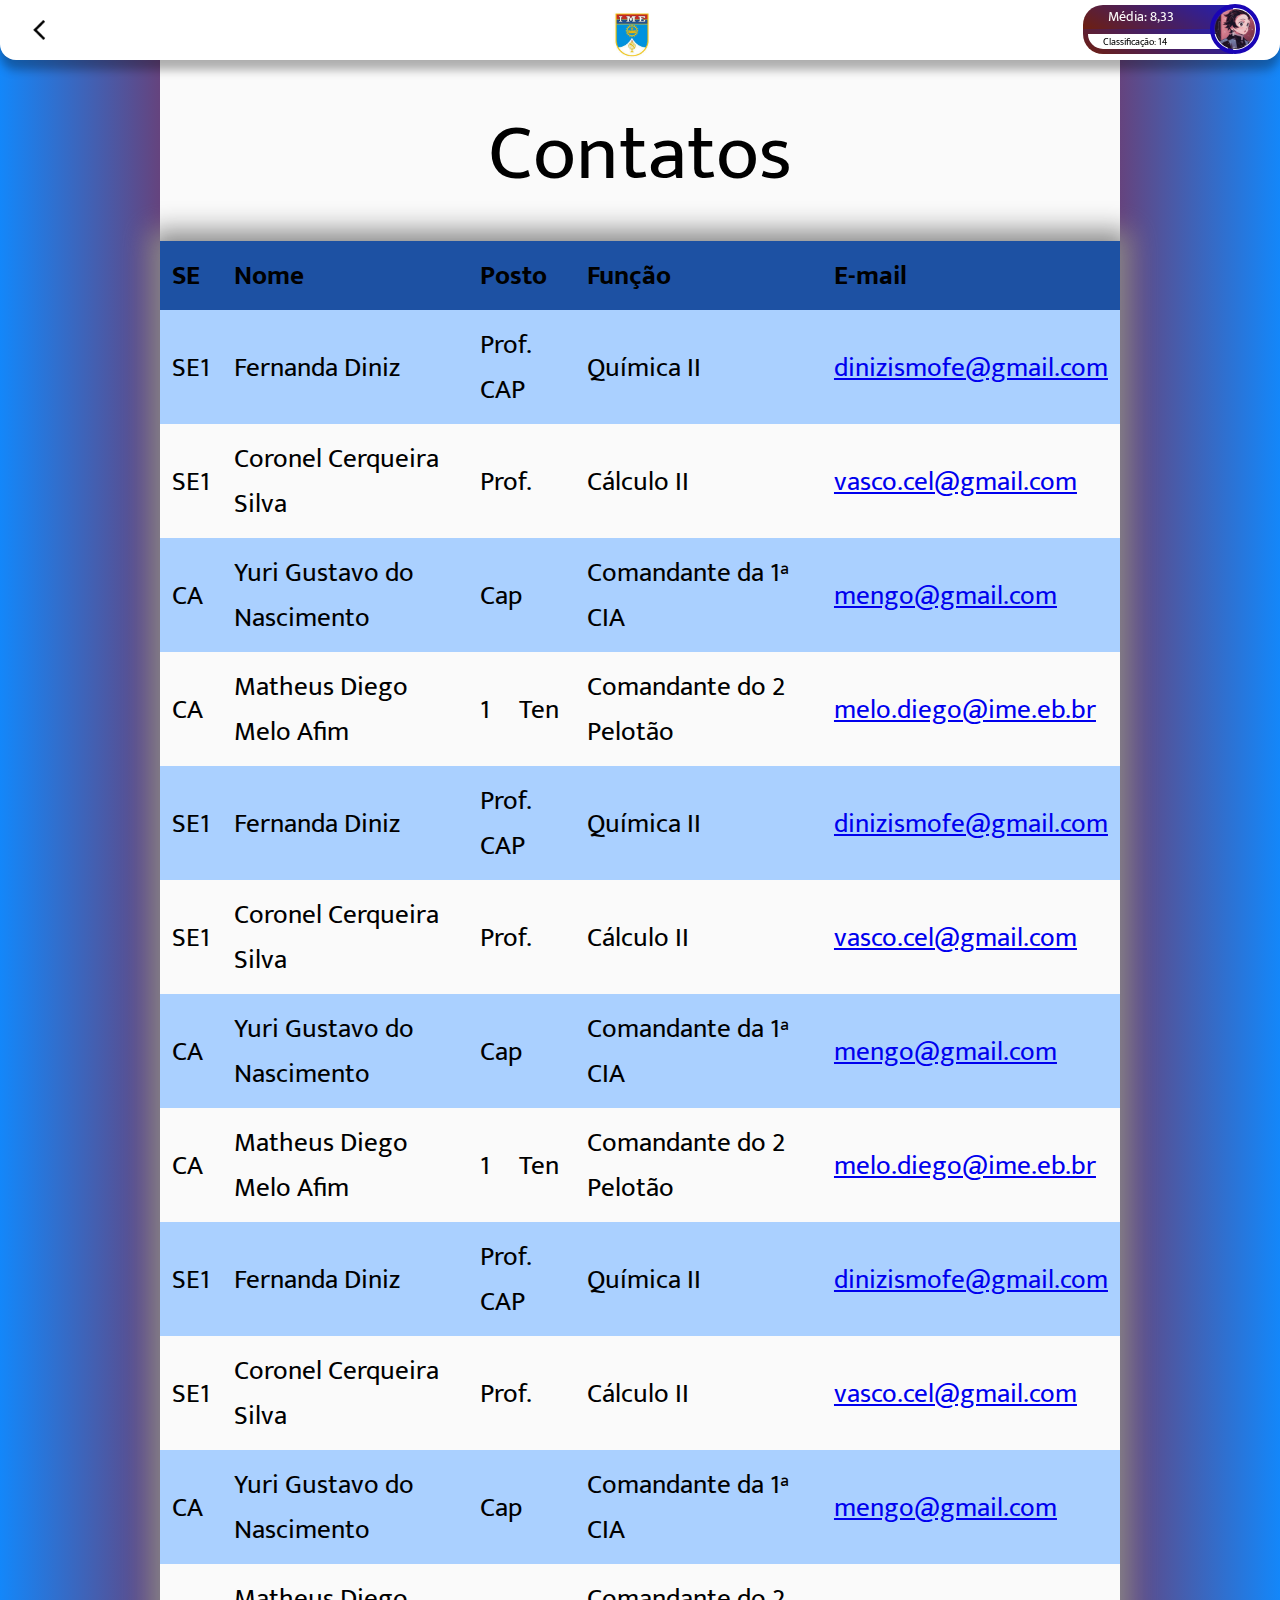
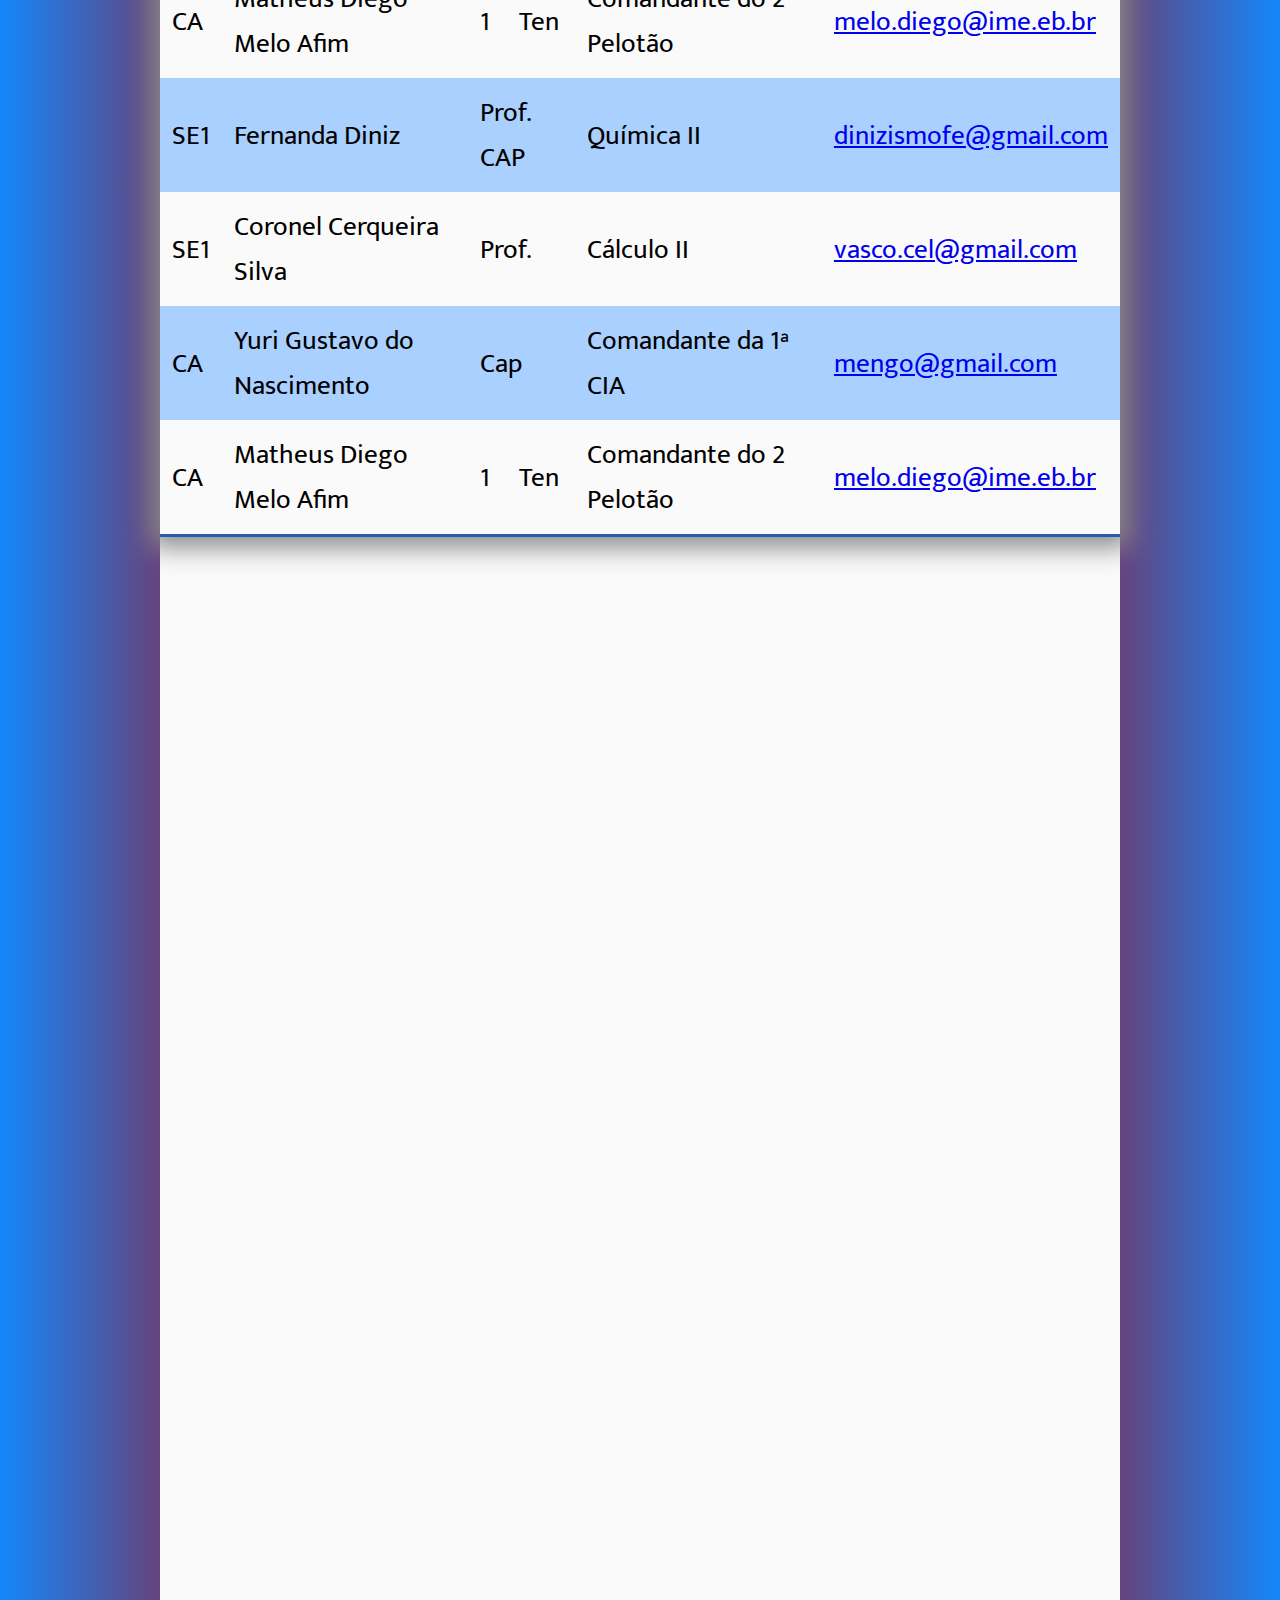
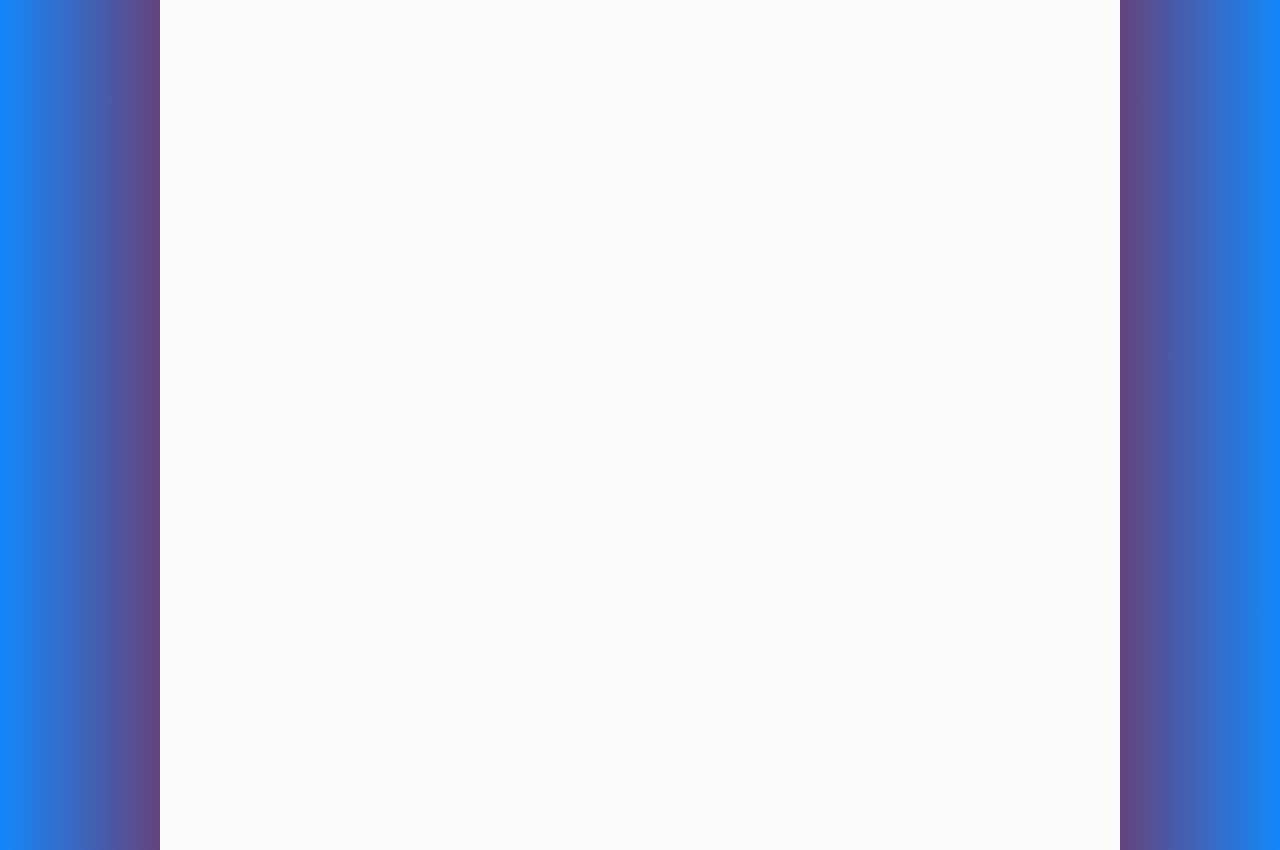
<file: email.html>
<!DOCTYPE html>
    <html lang="pt-BR">
        <head>
            <meta charset = 'utf-8'>
            <link rel="stylesheet" href="styleemail.css">
            <link rel="stylesheet" href="styleHeader.css">
            <title>Menu do aluno</title>
        </head>
        <body>
            <div class="header">
                <div class="home">
                    <a href="principal.html"><img src="img/arrow.png"></a>  
                </div>
                <div class="logo"><img src="img/logoime.png" alt="IME"></div>
                <div class="perfil">
                    <div class="nota">
                        <div class="media">
                            Média: 8,33
                        </div>
                        <div class="bordaclass">
                            <div class="colocacao">
                                Classificação: 14º
                            </div>
                        </div>
                    </div>
                    <div class="img-perfil">
                        <img src="img/profile.png" alt="logo">
                    </div>
                </div>
            </div>
            <div class="background">
                <div class="fundo">
                    <div class="_email">
                    <h1 id="Titulo">E-mails para contato</h1>
                    
                    </div>
                    
                    <div class="Tabela">
                        <table>
                            <caption> Contatos </caption>
                            <tr>
                                <th> SE </th>
                                <th> Nome </th>
                                <th> Posto </th>
                                <th> Função </th>
                                <th> E-mail </th>
                                
                            </tr>
                            <tr>
                                <td> SE1 </td> 
                                <td> Fernanda Diniz </td>
                                <td> Prof. CAP </td>
                                <td> Química II </td>
                                <TD> <a href="mailto:dinizismofe@gmail.com"> dinizismofe@gmail.com </a> </TD>
                            </tr>
                            <tr>
                                <td> SE1 </td>
                                <td> Coronel Cerqueira Silva</td>
                                <td> Prof.</td>
                                <td> Cálculo II </td>
                                <td> <a href="mailto:vasco.cel@gmail.com"> vasco.cel@gmail.com </a></td>
                            </tr>
                            <tr>
                                <td> CA </td>
                                <td> Yuri Gustavo do Nascimento </td>
                                <td> Cap </td>
                                <td> Comandante da 1ª CIA</td>
                                <td> <a href="mailto:mengo@gmail.com">mengo@gmail.com </a> </td>
                            </tr>
                                <td> CA </TD>
                                <td> Matheus Diego Melo Afim</td>
                                <td> 1º Ten </td>
                                <td> Comandante do 2º Pelotão </td>
                                <td> <a href="mailto:melo.diego@ime.eb.br">melo.diego@ime.eb.br</a> </td>
                           </tr>
                            <tr>
                                <td> SE1 </td> 
                                <td> Fernanda Diniz </td>
                                <td> Prof. CAP </td>
                                <td> Química II </td>
                                <TD> <a href="mailto:dinizismofe@gmail.com"> dinizismofe@gmail.com </a></TD>
                            </tr>
                            <tr>
                                <td> SE1 </td>
                                <td> Coronel Cerqueira Silva</td>
                                <td> Prof.</td>
                                <td> Cálculo II </td>
                                <td> <a href="mailto:dinizismofe@gmail.com">vasco.cel@gmail.com </a></td>
                            </tr>
                            <tr>
                                <td> CA </td>
                                <td> Yuri Gustavo do Nascimento </td>
                                <td> Cap </td>
                                <td> Comandante da 1ª CIA</td>
                                <td> <a href="mailto:dinizismofe@gmail.com">mengo@gmail.com </a></td>
                            </tr>
                                <td> CA </TD>
                                <td> Matheus Diego Melo Afim</td>
                                <td> 1º Ten </td>
                                <td> Comandante do 2º Pelotão </td>
                                <td> <a href="mailto:dinizismofe@gmail.com">melo.diego@ime.eb.br</a> </td>
                                <tr>
                                    <td> SE1 </td> 
                                    <td> Fernanda Diniz </td>
                                    <td> Prof. CAP </td>
                                    <td> Química II </td>
                                    <TD> <a href="mailto:dinizismofe@gmail.com">dinizismofe@gmail.com</a></TD>
                                </tr>
                                <tr>
                                    <td> SE1 </td>
                                    <td> Coronel Cerqueira Silva</td>
                                    <td> Prof.</td>
                                    <td> Cálculo II </td>
                                    <td> <a href="mailto:vasco.cel@gmail.com">vasco.cel@gmail.com </a></td>
                                </tr>
                                <tr>
                                    <td> CA </td>
                                    <td> Yuri Gustavo do Nascimento </td>
                                    <td> Cap </td>
                                    <td> Comandante da 1ª CIA</td>
                                    <td> <a href="mailto:dinizismofe@gmail.com">mengo@gmail.com </a></td>
                                </tr>
                                    <td> CA </TD>
                                    <td> Matheus Diego Melo Afim</td>
                                    <td> 1º Ten </td>
                                    <td> Comandante do 2º Pelotão </td>
                                    <td> <a href="mailto:dinizismofe@gmail.com">melo.diego@ime.eb.br</a> </td>
                                    <tr>
                                        <td> SE1 </td> 
                                        <td> Fernanda Diniz </td>
                                        <td> Prof. CAP </td>
                                        <td> Química II </td>
                                        <TD> <a href="mailto:dinizismofe@gmail.com">dinizismofe@gmail.com </a></TD>
                                    </tr>
                                    <tr>
                                        <td> SE1 </td>
                                        <td> Coronel Cerqueira Silva</td>
                                        <td> Prof.</td>
                                        <td> Cálculo II </td>
                                        <td> <a href="mailto:dinizismofe@gmail.com"> vasco.cel@gmail.com </a> </td>
                                    </tr>
                                    <tr>
                                        <td> CA </td>
                                        <td> Yuri Gustavo do Nascimento </td>
                                        <td> Cap </td>
                                        <td> Comandante da 1ª CIA</td>
                                        <td> <a href="mailto:dinizismofe@gmail.com">mengo@gmail.com </a></td>
                                    </tr>
                                        <td> CA </TD>
                                        <td> Matheus Diego Melo Afim</td>
                                        <td> 1º Ten </td>
                                        <td> Comandante do 2º Pelotão </td>
                                        <td> <a href="mailto:dinizismofe@gmail.com">melo.diego@ime.eb.br </a></td>
                    </table>
                    </div>
                </div>
            </div>
        </body>
    </html>
</file>
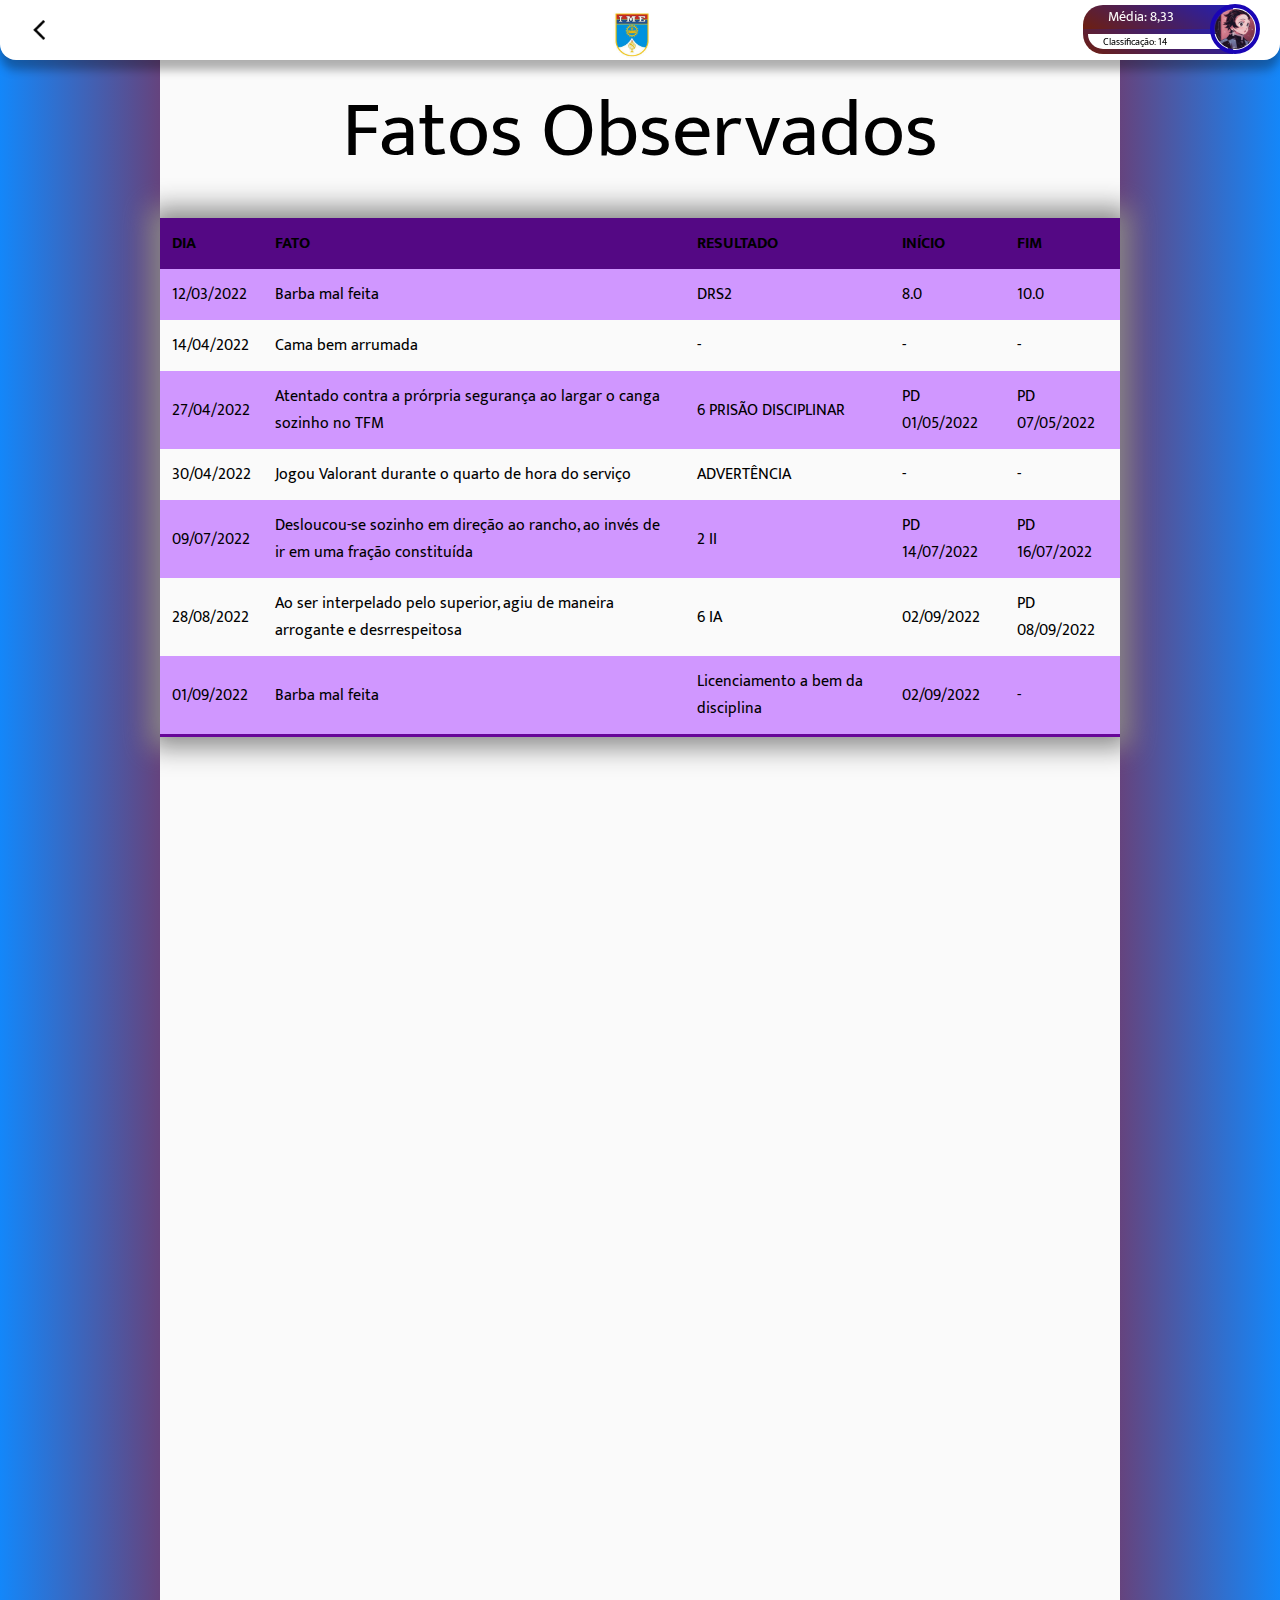
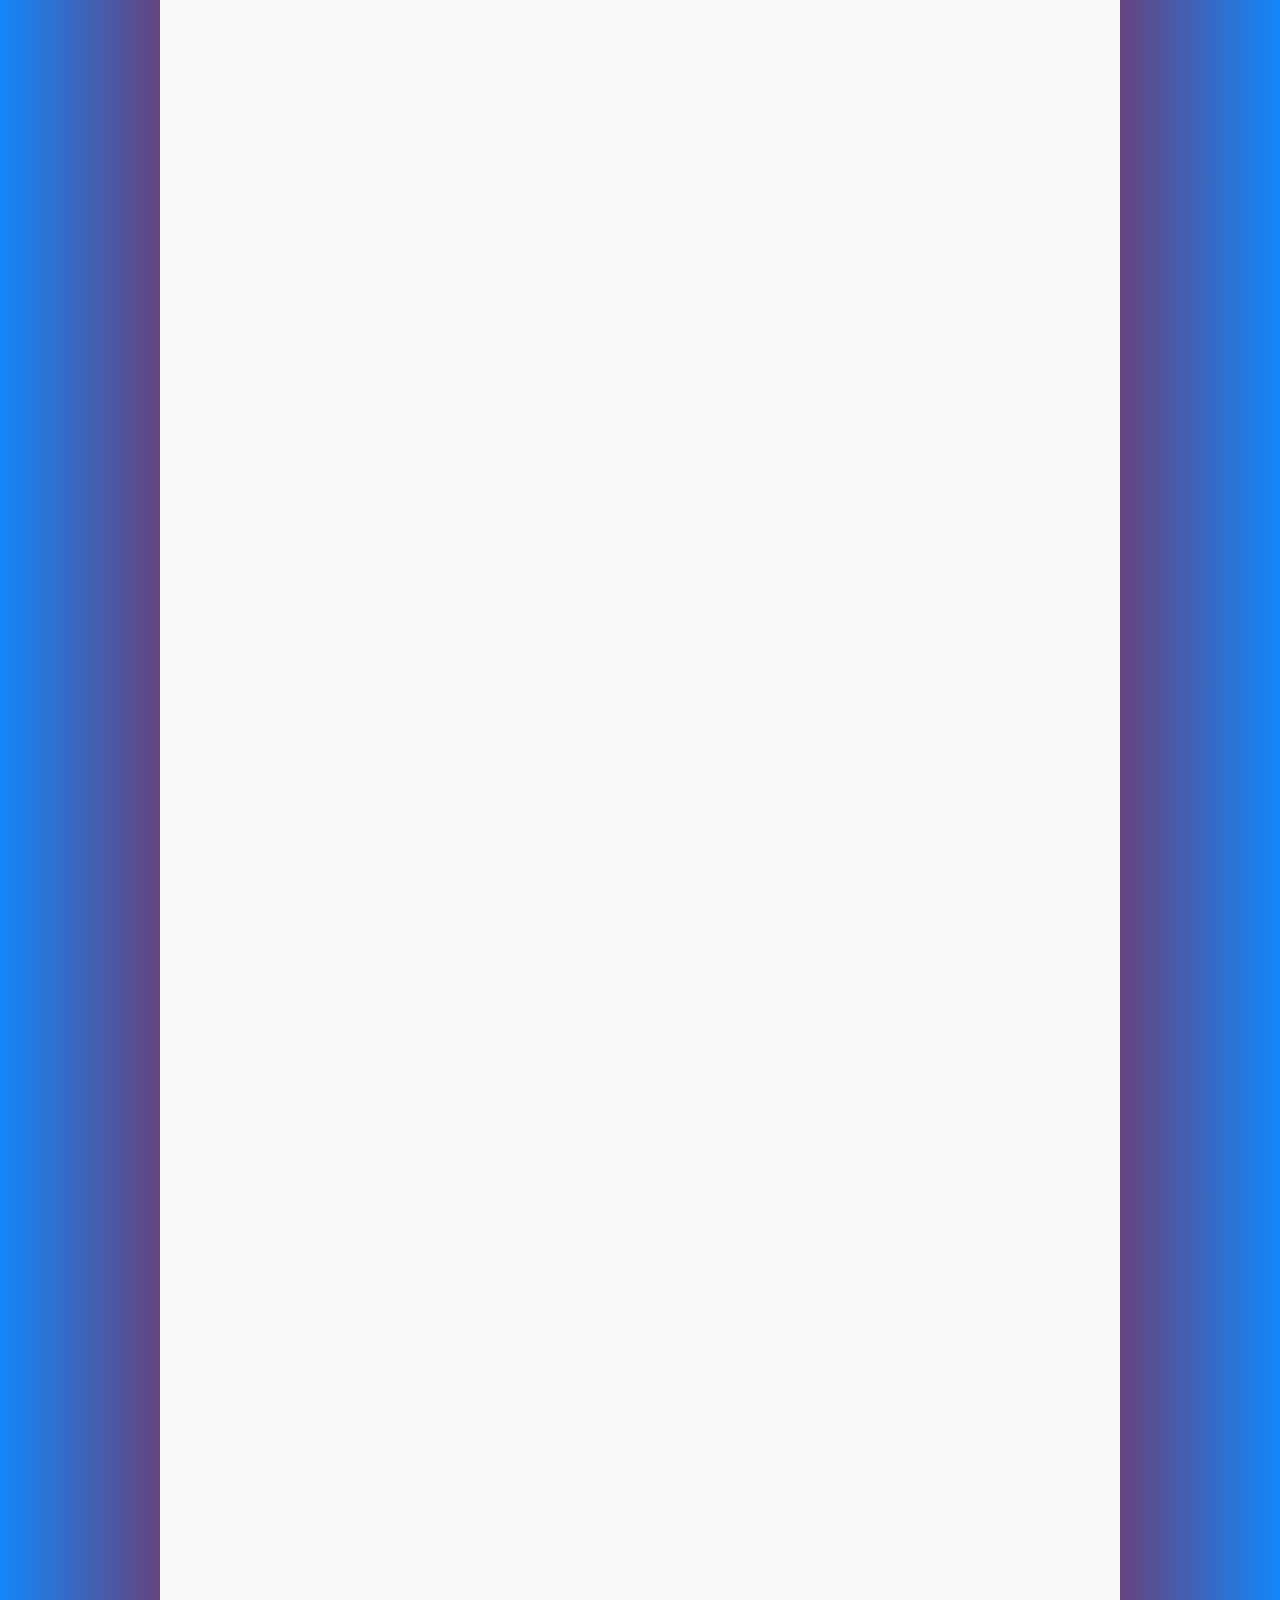
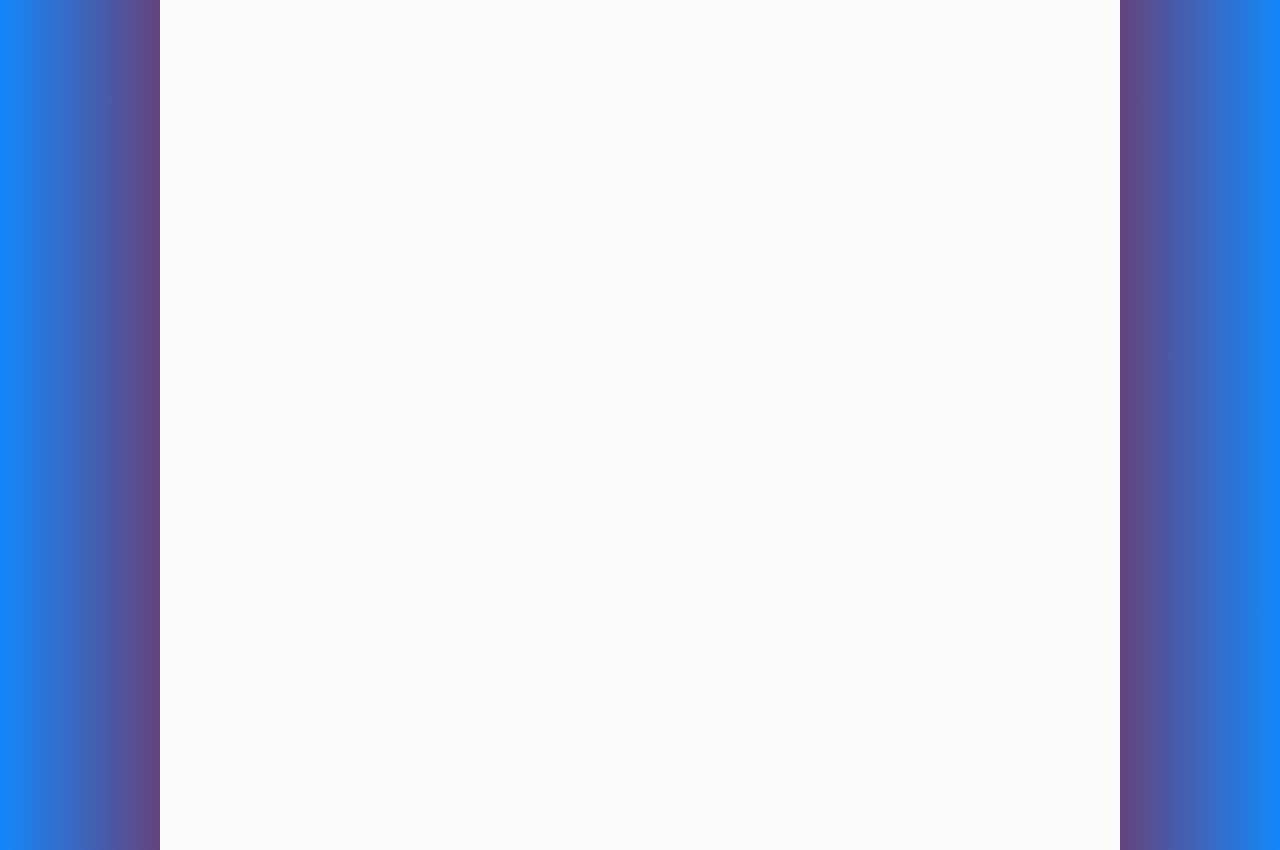
<file: Ocorrências.html>
<!DOCTYPE html>
    <html lang="pt-BR">
        <head>
            <meta charset = 'utf-8'>
            <link rel="stylesheet" href="styleocorrencias.css">
            <link rel="stylesheet" href="styleHeader.css">
            <title>Ocorrencias do aluno</title>
        </head>
        <body>
            <div class="header">
                <div class="home">
                    <a href="principal.html"><img src="img/arrow.png"></a>  
                </div>
                <div class="logo"><img src="img/logoime.png" alt="IME"></div>
                <div class="perfil">
                    <div class="nota">
                        <div class="media">
                            Média: 8,33
                        </div>
                        <div class="bordaclass">
                            <div class="colocacao">
                                Classificação: 14º
                            </div>
                        </div>
                    </div>
                    <div class="img-perfil">
                        <img src="img/profile.png" alt="logo">
                    </div>
                </div>
            </div>
            <div class="background">
                <div class="content">
                    <div class="tabela1">
                        <table>
                            <div class="bola"> <caption>Fatos Observados</caption></div>
                            <tr>
                                <th> DIA </TH>
                                <th> FATO </th>
                                <th> RESULTADO</TH>
                                <th> INÍCIO</th>
                                <TH> FIM </TH>
                            </tr>
                            <tr>
                                <td> 12/03/2022 </td>
                                <TD> Barba mal feita</TD>
                                <TD> DRS2</TD>
                                <TD> 8.0</TD>
                                <TD> 10.0 </TD>
                            </tr>
                            <TR>
                                <TD> 14/04/2022</TD>
                                <TD> Cama bem arrumada</TD>
                                <TD> - </TD>
                                <TD> - </TD>
                                <TD> - </TD>
                            </TR>
                            <TR>
                                <TD> 27/04/2022 </TD>
                                <TD> Atentado contra a prórpria segurança ao largar o canga sozinho no TFM </TD>
                                <TD> 6 PRISÃO DISCIPLINAR</TD>
                                <TD> PD 01/05/2022</TD>
                                <TD> PD 07/05/2022</TD>
                            </TR>
                            <tr>
                                <td> 30/04/2022 </td>
                                <TD> Jogou Valorant durante o quarto de hora do serviço </TD>
                                <TD> ADVERTÊNCIA </TD>
                                <TD> -</TD>
                                <TD> - </TD>
                            </tr>
                            <TR>
                                <TD> 09/07/2022</TD>
                                <TD> Desloucou-se sozinho em direção ao rancho, ao invés de ir em uma fração constituída</TD>
                                <TD> 2 II </TD>
                                <TD> PD 14/07/2022</TD>
                                <TD> PD 16/07/2022</TD>
                            </TR>
                            <TR>
                                <TD> 28/08/2022</TD>
                                <TD> Ao ser interpelado pelo superior, agiu de maneira arrogante e desrrespeitosa</TD>
                                <TD> 6 IA</TD>
                                <TD> 02/09/2022</TD>
                                <td> PD 08/09/2022 </td>
                            </TR>
                            <TR>
                            <TD> 01/09/2022</TD>
                                <TD> Barba mal feita</TD>
                                <TD> Licenciamento a bem da disciplina</TD>
                                <TD> 02/09/2022</TD>
                                <td> - </td>
                            </TR>
                        </table>








                    </div>



                </div>
            </div>
        </div>
    </body>
                    </div>
</file>
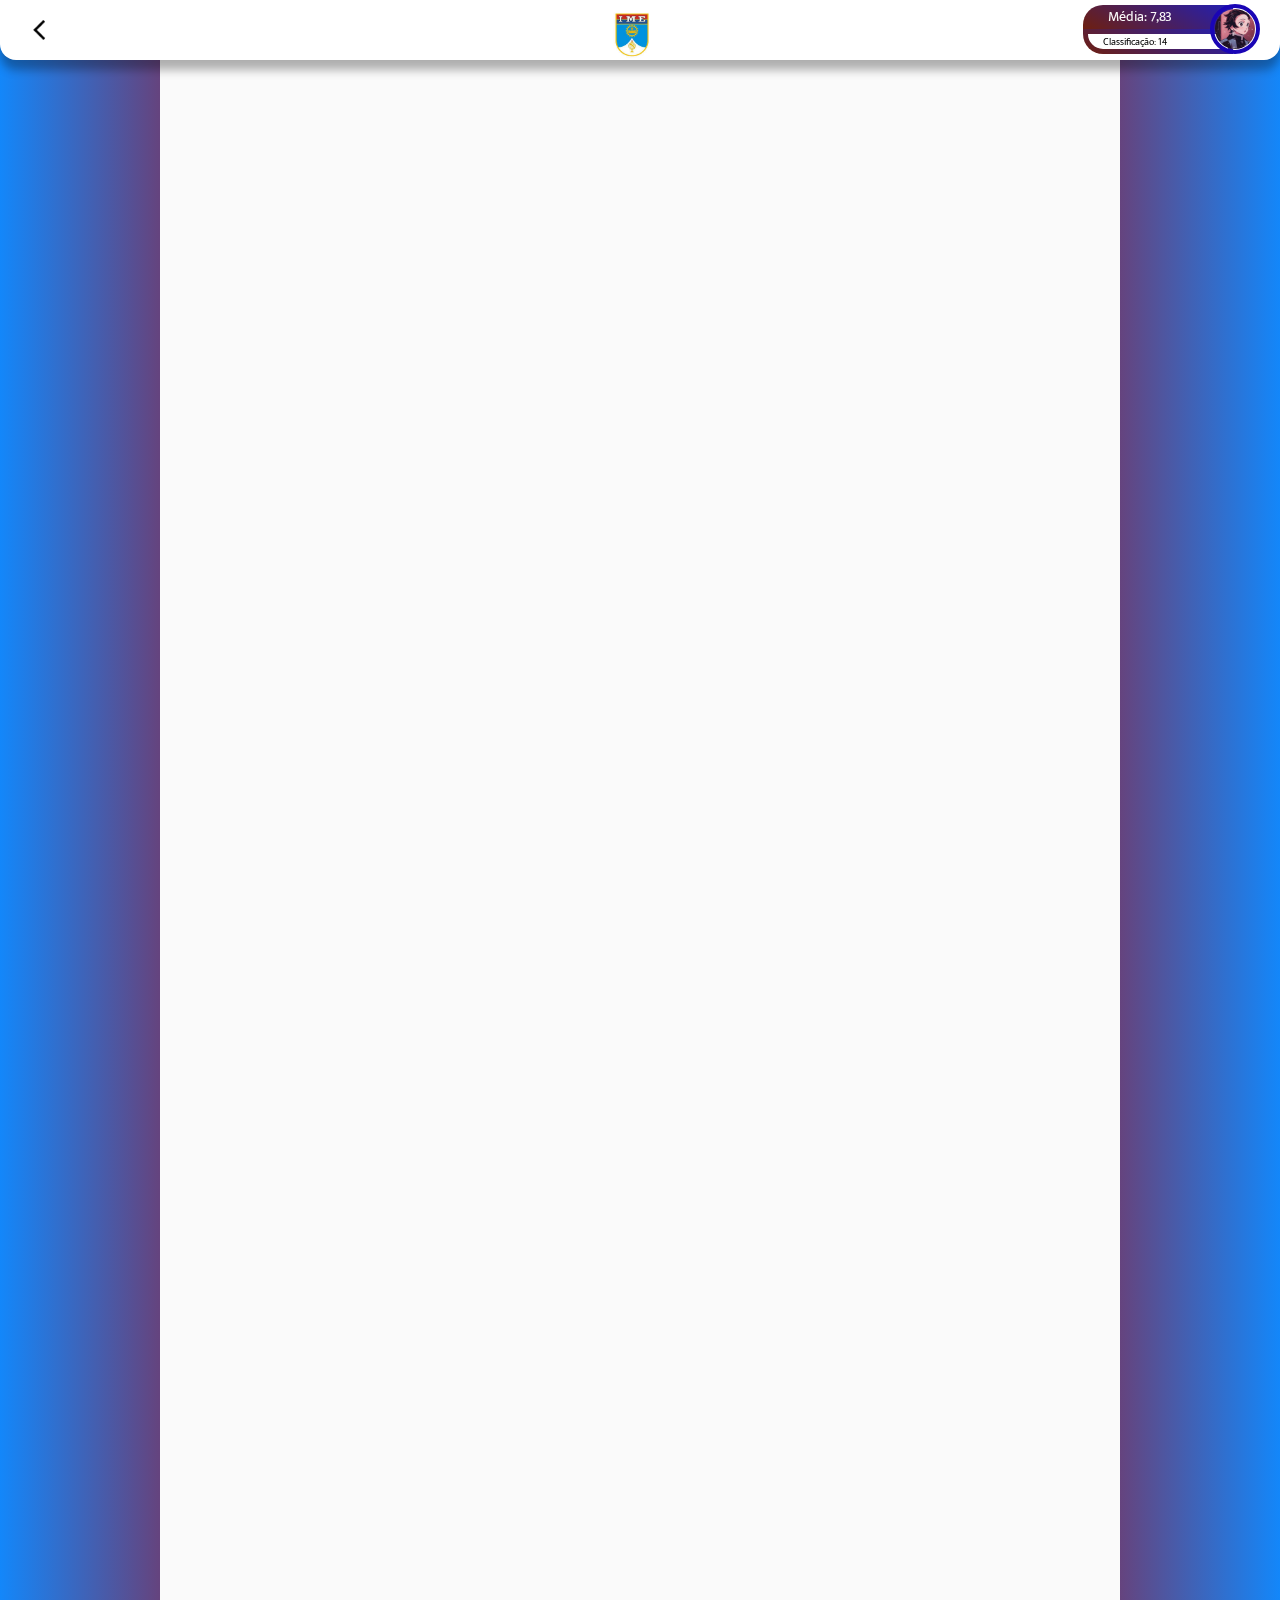
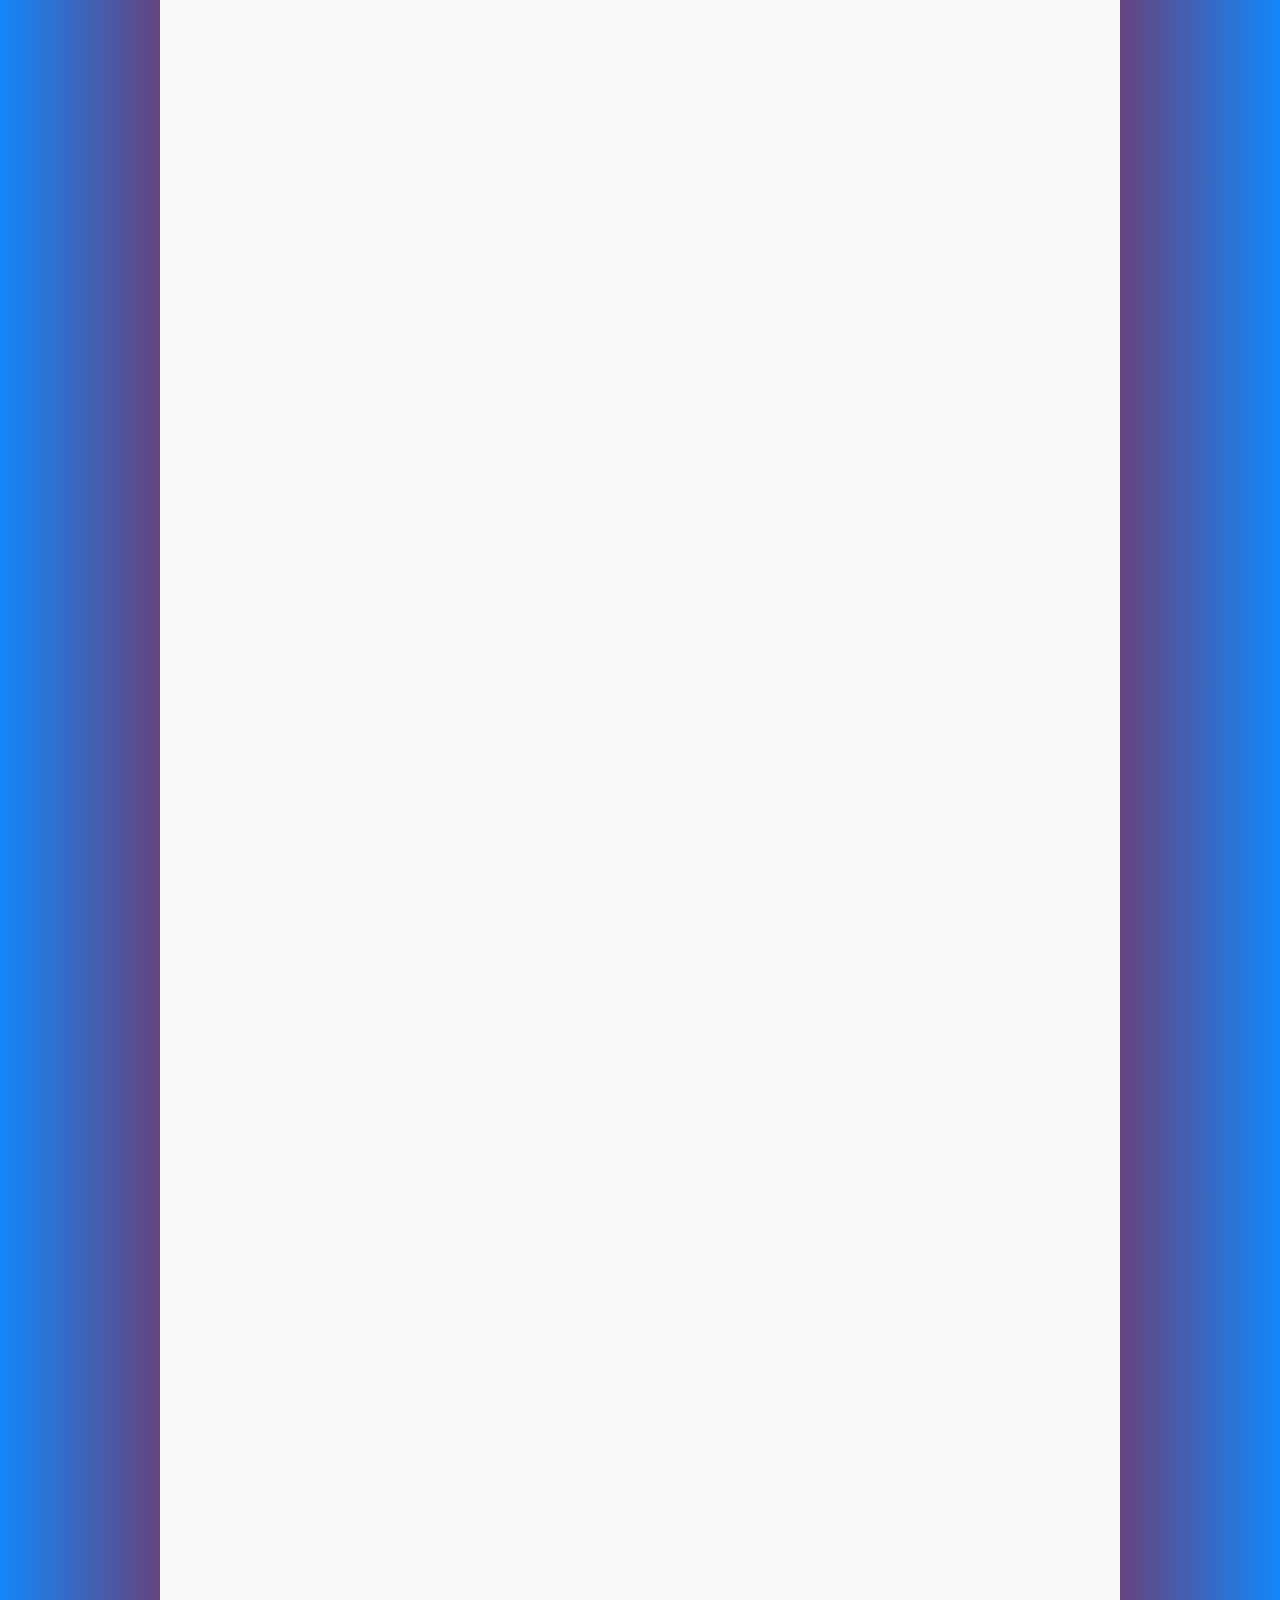
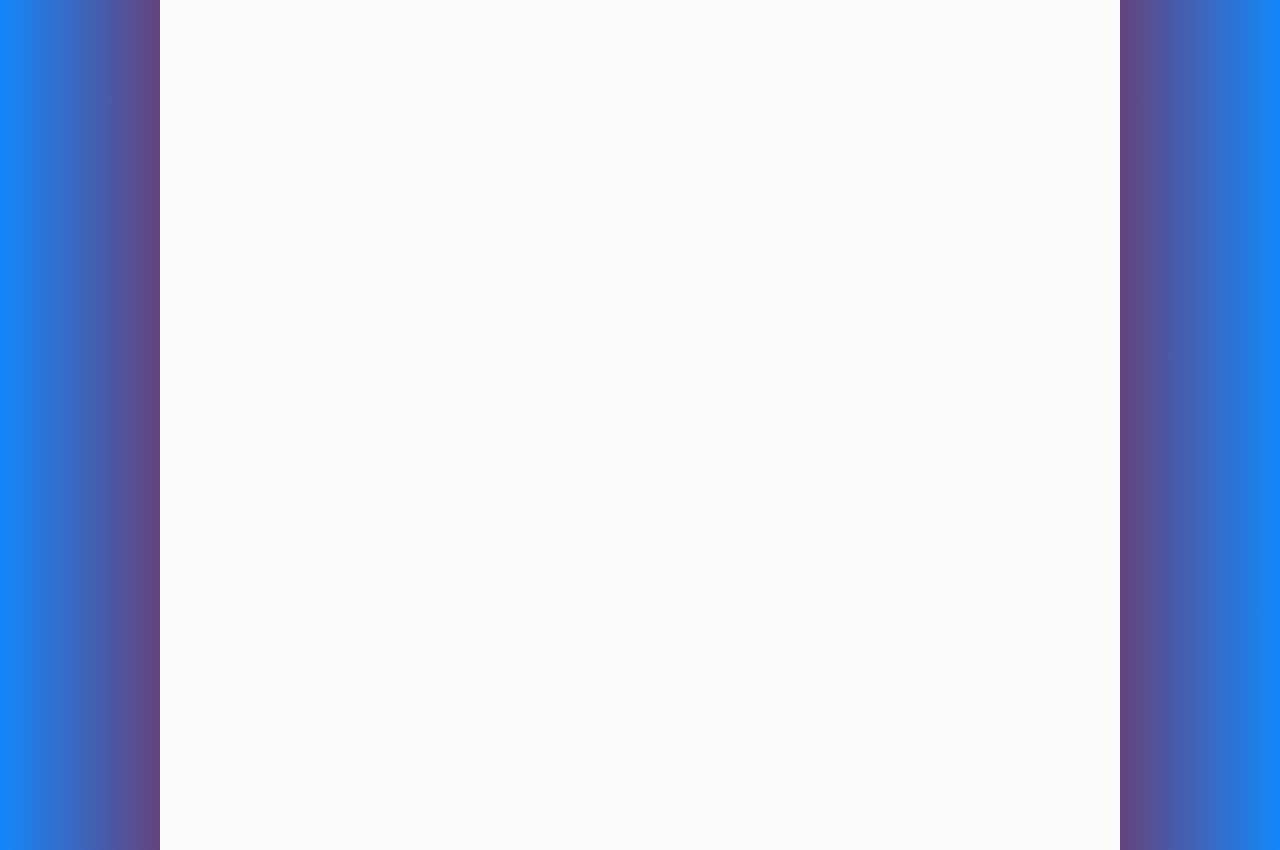
<file: padrao.html>
<!DOCTYPE html>
    <html lang="pt-BR">
        <head>
            <meta charset = 'utf-8'>
            <link rel="stylesheet" href="styleHeader.css">
            <title>Menu do aluno</title>
        </head>
        <body>
            <div class="header">
                <div class="home">
                    <a href="home.html"><img src="img/arrow.png"></a>  
                </div>
                <div class="logo"><img src="img/logoime.png" alt="IME"></div>
                <div class="perfil">
                    <div class="nota">
                        <div class="media">
                            Média: 7,83
                        </div>
                        <div class="bordaclass">
                            <div class="colocacao">
                                Classificação: 14º
                            </div>
                        </div>
                    </div>
                    <div class="img-perfil">
                        <img src="img/profile.png" alt="logo">
                    </div>
                </div>
            </div>
            <div class="background">
                <div class="content">
                   <p></p>
                </div>
            </div>
        </body>
    </html>
</file>
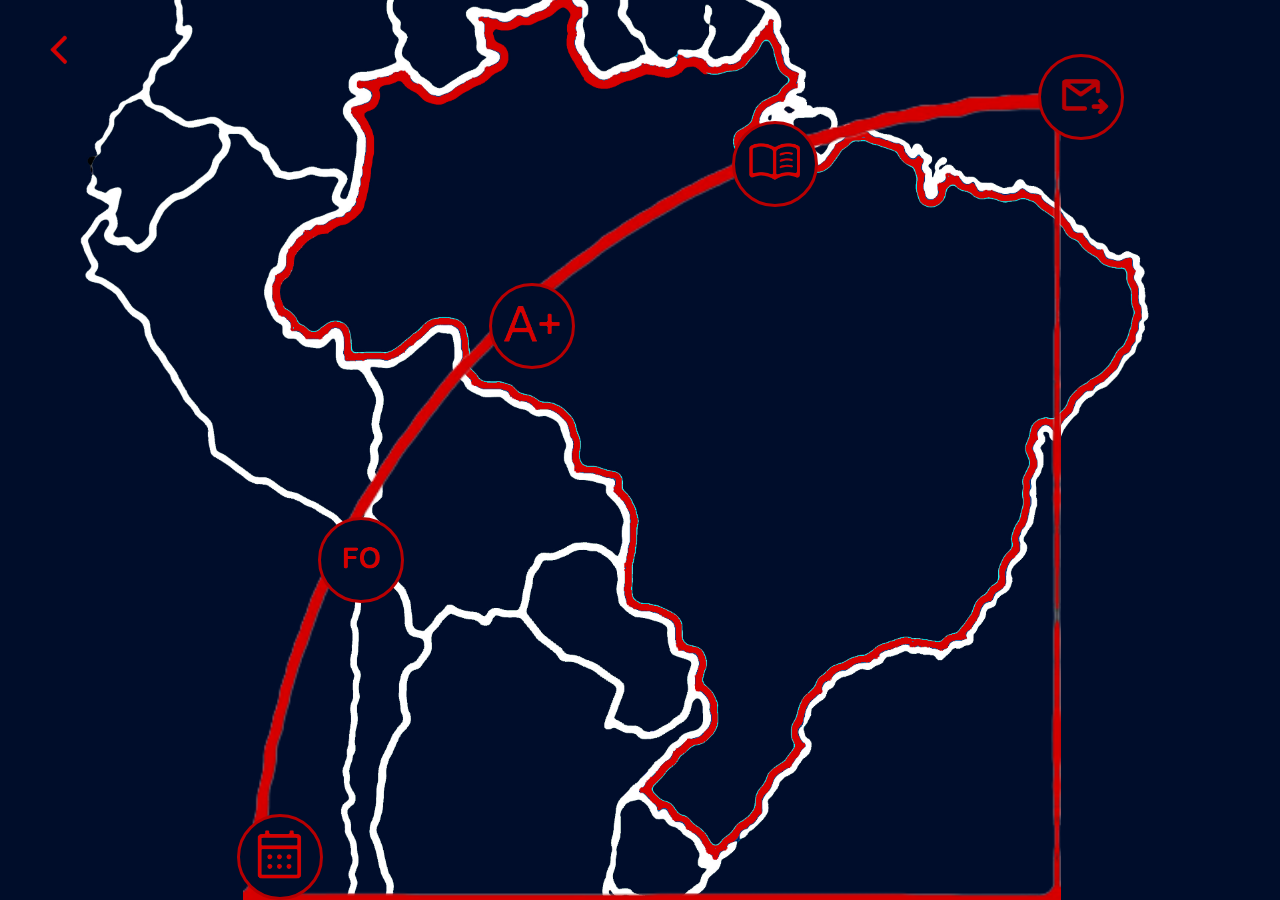
<file: principal.html>
<!DOCTYPE html>
    <html lang="pt-BR">
        <head>
            <meta charset = 'utf-8'>
            <link rel="stylesheet" href="stylePrincipal.css">
            <title>Menu do aluno</title>
        </head>
        <body>
            <div class="brasil">
                <img id="mapa"src="img/mapa.jpg">
                <div class="home">
                    <a href="home.html"><img id="arrow"src="img/arrowverm.png"></a>  
                </div>
                <div class="arco">
                    <img id="arco"src="img/arco.png">
                    <div id="email" class="icon">
                        <a href="email.html"><img src="img/email.png"></a>  
                    </div>
                    <div id="calendario" class="icon">
                        <a href="Calendário.html"><img src="img/calendario.png"></a>  
                    </div>
                    <div id="boletim" class="icon">
                        <a href="boletim.html"><img src="img/boletim.png"></a>  
                    </div>
                    <div id="biblioteca" class="icon">
                        <a href="biblioteca.html"><img src="img/biblioteca.png"></a>  
                    </div>
                    <div id="fo" class="icon">
                        <a href="Ocorrências.html"><img src="img/FO.png"></a>  
                    </div>
                </div>
            </div>
        </body>
    </html>
</file>
<file: styleHeader.css>
@import url('https://fonts.googleapis.com/css2?family=Aboreto&family=Mukta:wght@300;600&display=swap');
* {
    font-family: "Mukta";
    padding: 0;
    margin: 0;
    box-sizing: border-box;
}
.header{
    display: flex;
    width: 100%;
    height: 60px;
    position: fixed;
    align-items: center;
    justify-content: space-between;
    flex-direction: row;
    background-color: #ffffff;
    border-radius: 0 0 1rem 1rem;
    box-shadow: 0 10px 10px rgba(0,0,0,0.3);
    z-index: 100;
}
.background{
    display: flex;
    width: 100%;
    height: 450vh;
    background: linear-gradient(to right,#1387fa, #b70002, #b70002, #b70002, #1387fa);
    align-items: center;
    justify-content: center;
}

.content{
    background: #fafafa;
    width: 75%;
    height: 450vh;
}
.home, .perfil, .logo{
    height: 40px;
    width:160px;
}
.home{
    margin-left: 20px;
    justify-items: flex-start;
}
.home img{
    height: 40px;
    width: auto;
}
.logo{
    display:flex;
    justify-content: center;
}
.logo img{
    height: 50px;
    width: auto;
}
.perfil{
    min-width: 128px;
    display: flex;
    width: 13.8%;
    height: 100%;
    margin-right: 20px;
    flex-direction: row;
    justify-content: space-between;
}
.img-perfil{
    display: flex;
    align-items: center;
    justify-content: center;
    margin-top: 2%;
    min-width: 50px;
    width: 50px;
    height: 50px;
    border-radius: 50%;
    border: 4px solid #1a05b5;
}
.img-perfil img{  
    margin-top: 0.5px;
    width: 40px;
    height: 40px;
    object-fit: cover;
    border-radius: 50%;
    object-position: center;
}
.nota{
    display: flex;
    flex-direction: column;
    top:5px;
    height: 40px;
    width: 70%;
    font-size: 12px;
    border-collapse: collapse;
}

.media
    {
        color: #fafafa;
        margin-top: 4%;
        display: flex;
        padding-left: 20%;
        border-radius: 20px;
        border-top-right-radius: 0;
        border-bottom-left-radius: 0;
        border-bottom-right-radius: 0;
        background-image: repeating-linear-gradient(30deg,#6e1f0f,#221fb4);
        justify-content: flex-start;
        justify-self: flex-start;
        font-size: 120%;
        width: 150px;
        background-color: #dc0508;
        ;
    }
.media:hover
    {
        font-size: 150%;
        transition-duration: 0.6s;
        cursor: pointer;
    }

.colocacao
    {
        padding-left: 15px;
        color: #000000;
        background-color: #ffffff;
        width: 140px ;
        height: 15px;
        border-radius: 15px;
        border-top-left-radius: 0;
        border-bottom-right-radius: 0;
        border-top-right-radius: 0;
        
    }




.bordaclass
    {
        color: #fafafa;
        display: flex;
        padding-left:5px;
        border-radius: 20px;
        border-top-left-radius: 0;
        border-bottom-right-radius: 0;
        border-top-right-radius: 0;
        background-image: repeating-linear-gradient(30deg,#6e1f0f,#221fb4);
        justify-content: flex-start;
        justify-self: flex-start;
        font-size: 80%;
        padding: 5px;
        width: 150px;
        height: 50px;
       
    }

    .colocacao:hover
    {
        font-weight: bold;
        font-size: 105%;
        color:#f93f1a;
        cursor: pointer;
        /*background-image:linear-gradient(30deg, #6e1f0f, #221fb4);*/
        transition-duration: 0.75s;
        
    }
</file>
<file: stylebiblio.css>
html{
    font-size: 125%;
}
*{
    padding: 0;
    margin: 0;
    border: 0;
}

.header{
    display: flex;
    width: 100%;
    height: 60px;
    position: fixed;
    align-items: center;
    justify-content: space-between;
    flex-direction: row;
    background-color: #ffffff;
    border-radius: 0 0 1rem 1rem;
    box-shadow: 0 10px 10px rgba(0,0,0,0.3);
    z-index: 100;
}
.background{
    display: flex;
    width: 100%;
    height: 450vh;
    background: linear-gradient(to right,#1387fa, #b70002, #b70002, #b70002, #1387fa);
    align-items: center;
    justify-content: center;
}

.content{
    background: #fafafa;
    width: 75%;
    height: 450vh;
    z-index: 1;
}
.home, .perfil, .logo{
    height: 40px;
    width: 200px;
}
.home{
    margin-left: 20px;
    justify-items: flex-start;
}
.home img{
    height: 40px;
    width: auto;
}
.logo{
    display:flex;
    justify-content: center;
}
.logo img{
    height: 50px;
    width: auto;
}
.perfil{
    display: flex;
    margin-right: 20px;
    flex-direction: row;
    justify-content: space-between;
}
.img-perfil{
    display: flex;
    align-items: center;
    justify-content: center;
    width: 50px;
    height: 50px;
    border-radius: 50%;
    border: 2px solid #1387fa;
}
.img-perfil img{  
    width: 40px;
    height: 40px;
    object-fit: cover;
    border-radius: 50%;
    object-position: center;
}
.nota{
    display: flex;
    align-self: flex-start;
    flex-direction: column;
    height: 40px;
    width:110px;
    font-size: 12px;
}

.media
    {
        display: flex;
        justify-content: flex-start;
        justify-self: flex-start;
        font-size: 30px;
        width: 150px;
        background-color: #dc0508;
        ;
    }

    
        .tabela1
                {
                    width: auto;
                    display: flex;
                    align-content: center;
                    justify-content: center;
                    margin-top: 45px;

                }

       






        caption
                {
                    margin: 20px;
                    font-size: 80px;
                    /* #C12B2C*/
                }
                

        .tabela1 th
            {
                width: auto;
                height: auto;
                top: 0;
                background-color: rgb(71, 44, 2);
                padding: 12px;
                text-align: left;
            }

            .tabela tr,td
                {
                    padding: 15px;
                }


        .tabela1 table, td
                    {
                        
                       border-collapse: collapse;
                       border: 2px;
                        /*border-bottom: 2px solid rgb(41, 116, 228);*/
                        
                        padding: 12px;/* Distância do Data das linhas de tabela! (ou célula))=*/
                    }
    
        .tabela1 table tr:hover
                    {
                        z-index: 100;
                        background-color:rgb(255, 255, 120);
                        font-size: 100%;
                    }
        
        .tabela1 table tr:nth-child(5):hover
                    {
                        background-color: rgba(255, 69, 69, 0.551);
                        font-size: 100%;
                    }
        .tabela1 table tr:nth-child(8):hover
                    {
                        background-color: rgba(255, 69, 69, 0.551);
                        font-size: 100%;
                    }                    

        .tabela1 table tr:nth-last-child(1):hover
                    {
                        background-color: #013476b8;
                    }



        .tabela1 table tr:hover
                    {
                        z-index: 99;
                        background-color: #eacd0f98;
                        font-size: 100%;
                    }



        .tabela1 tr:last-of-type
                    {
                        border-bottom: 3px solid #432c01;
                    }
       
                    
        table
                    {
                        box-shadow: 0 0 25px 10px #888;
                    }
</file>
<file: styleboletim.css>
.header{
    display: flex;
    width: 100%;
    height: 60px;
    position: fixed;
    align-items: center;
    justify-content: space-between;
    flex-direction: row;
    background-color: #ffffff;
    border-radius: 0 0 1rem 1rem;
    box-shadow: 0 10px 10px rgba(0,0,0,0.3);
    z-index: 100;
}
.background{
    display: flex;
    width: 100%;
    height: 450vh;
    background: linear-gradient(to right,#1387fa, #b70002, #b70002, #b70002, #1387fa);
    align-items: center;
    justify-content: center;
}

.content{
    background: #fafafa;
    width: 75%;
    height: 450vh;
    z-index: 1;
}
.home, .perfil, .logo{
    height: 40px;
    width: 200px;
}
.home{
    margin-left: 20px;
    justify-items: flex-start;
}
.home img{
    height: 40px;
    width: auto;
}
.logo{
    display:flex;
    justify-content: center;
}
.logo img{
    height: 50px;
    width: auto;
}
.perfil{
    display: flex;
    margin-right: 20px;
    flex-direction: row;
    justify-content: space-between;
}
.img-perfil{
    display: flex;
    align-items: center;
    justify-content: center;
    width: 50px;
    height: 50px;
    border-radius: 50%;
    border: 2px solid #1387fa;
}
.img-perfil img{  
    width: 40px;
    height: 40px;
    object-fit: cover;
    border-radius: 50%;
    object-position: center;
}
.nota{
    display: flex;
    align-self: flex-start;
    flex-direction: column;
    height: 40px;
    width:110px;
    font-size: 12px;
}

.media
    {
        display: flex;
        justify-content: flex-start;
        justify-self: flex-start;
        font-size: 30px;
        width: 150px;
        background-color: #dc0508;
        ;
    }

/*.tabela1 table
    {
        display: flex;
        flex-direction: column;
        padding: 200px;
        font-size: 170%;
        border: 2px solid #dc0508;
    }
.tabela1 tr
        {
            border-collapse: collapse;
            display: flex;
            justify-content: center;
            border: 2px solid #1387fa;
            
        }
.tabela th,tr
        {
            background-color: #b70002;
            width: 250%;
        }
tr:nth-of-type(even)
        {
            background-color: #fc9799;
        }
.tabela table tr,th,td
        {
            display: flex;
            justify-content: flex-start;
        }
*/
.fundo
        {
            background: #fafafa;
            width: 75%;
            height: 450vh;
            z-index: 0;
        }

        /*#Titulo
        {
            display: flex;
            flex-direction: row;
            align-items: flex-start;
            
            top: 90px;
            left: 300px;
        }*/

    
        .tabela1
                {
                    font-size: 200%;
                    display: flex;
                    justify-content: center;
                    height: 340px;
                    margin-top: 45px;

                }

        caption
                {
                    margin: 20px;
                    font-size: 80px;
                    /* #C12B2C*/
                }
                

        .tabela1 th
            {
                width: auto;
                height: auto;
                top: 0;
                background-color: rgb(137, 43, 43);
                padding: 12px;
                text-align: left;
            }

        .tabela1 table, td
                    {
                        
                       border-collapse: collapse;
                       border: 2px;
                        /*border-bottom: 2px solid rgb(41, 116, 228);*/
                        
                        padding: 12px;/* Distância do Data das linhas de tabela! (ou célula))=*/
                    }
        .tabela table tr
                    {
                        background-color: #fafafa;
                    }
        .tabela1 table tr:nth-of-type(even)
                    {
                        background-color: #f9a0a0;
                    }
        .tabela1 table tr:hover
                    {
                        z-index: 100;
                        background-color:rgb(248, 36, 17);
                        font-size: 100%;
                    }
        .tabela1 tr:last-of-type
                    {
                        border-bottom: 3px solid #de2323;
                    }
       
                    
        table
                    {
                        box-shadow: 0 0 25px 10px #888;
                    }
</file>
<file: stylecalendar.css>
* {
    margin: 0;
    padding: 0;
    box-sizing: border-box;
  }
  
  html {
    font-size: 75%;
  }
  
  .container {
    margin-top: 6.5%;
    width: 100%;
    height: 100vh;
    /*background-color: #12121f;*/
    color: #eee;
    display: flex;
    flex-direction: column;
    justify-content: center;
    align-items: center;
  }
  
  .calendar {
    font-family: "Quicksand", sans-serif;
    width: 45rem;
    height: 52rem;
    background-color: #222227;
    box-shadow: 0 0.5rem 3rem rgba(0, 0, 0, 0.4);
  }
  
  .month {
    font-family: "Quicksand", sans-serif;
    width: 100%;
    height: 12rem;
    background-color: #711613;
    display: flex;
    justify-content: space-between;
    align-items: center;
    padding: 0 2rem;
    text-align: center;
    text-shadow: 0 0.3rem 0.5rem rgb(23, 49, 178);
  }
  
  .month i {
    font-family: "Quicksand", sans-serif;
    font-size: 2.5rem;
    cursor: pointer;
  }
  
  .month h1 {
    font-family: "Quicksand", sans-serif;
    font-size: 3rem;
    font-weight: 400;
    text-transform: uppercase;
    letter-spacing: 0.2rem;
    margin-bottom: 1rem;
  }
  
  .month p {
    font-family: "Quicksand", sans-serif;
    font-size: 1.6rem;
  }
  
  .weekdays {
    font-family: "Quicksand", sans-serif;
    width: 100%;
    height: 5rem;
    padding: 0 0.4rem;
    display: flex;
    align-items: center;
  }
  
  .weekdays div {
    font-family: "Quicksand", sans-serif;
    font-size: 1.5rem;
    font-weight: 400;
    letter-spacing: 0.1rem;
    width: calc(44.2rem / 7);
    display: flex;
    justify-content: center;
    align-items: center;
    text-shadow: 0 0.3rem 0.5rem rgba(0, 0, 0, 0.5);
  }

  
  .days {
    font-family: "Quicksand", sans-serif;
    width: 100%;
    display: flex;
    flex-wrap: wrap;
    padding: 0.2rem;
  }
  
  .days div {
    font-family: "Quicksand", sans-serif;
    font-size: 1.4rem;
    margin: 0.3rem;
    width: calc(40.2rem / 7);
    height: 5rem;
    display: flex;
    justify-content: center;
    align-items: center;
    text-shadow: 0 0.3rem 0.5rem rgba(0, 0, 0, 0.5);
    transition: background-color 0.2s;
  }
  
  .days div:hover:not(#hj) {
    font-family: "Quicksand", sans-serif;
    background-color: #262626;
    border: 0.2rem solid #777;
    cursor: pointer;
  }
  
  
  #hj {
    font-family: "Quicksand", sans-serif;
    background-color: #11337c;
  }


  .days div:nth-child(-n+4)
    {
        font-family: "Quicksand", sans-serif;
        color: rgb(113, 113, 113);
    }
.days div:nth-last-child(1)
    {
        font-family: "Quicksand", sans-serif;
        color: rgb(113, 113, 113);
    }

    .header{
        display: flex;
        width: 100%;
        height: 60px;
        position: fixed;
        align-items: center;
        justify-content: space-between;
        flex-direction: row;
        background-color: #ffffff;
        border-radius: 0 0 1rem 1rem;
        box-shadow: 0 10px 10px rgba(0,0,0,0.3);
        z-index: 100;
    }
    .background{
        display: flex;
        width: 100%;
        height: 450vh;
        background: linear-gradient(to right,#1387fa, #b70002, #b70002, #b70002, #1387fa);
        align-items: center;
        justify-content: center;
    }
    
    .content{
        background: #fafafa;
        width: 75%;
        height: 450vh;
        z-index: 1;
    }
    .home, .perfil, .logo{
        height: 40px;
        width: 200px;
    }
    .home{
        margin-left: 20px;
        justify-items: flex-start;
    }
    .home img{
        height: 40px;
        width: auto;
    }
    .logo{
        display:flex;
        justify-content: center;
    }
    .logo img{
        height: 50px;
        width: auto;
    }
    .perfil{
        display: flex;
        margin-right: 20px;
        flex-direction: row;
        justify-content: space-between;
    }
    .img-perfil{
        display: flex;
        align-items: center;
        justify-content: center;
        width: 50px;
        height: 50px;
        border-radius: 50%;
        border: 2px solid #1387fa;
    }
    .img-perfil img{  
        width: 40px;
        height: 40px;
        object-fit: cover;
        border-radius: 50%;
        object-position: center;
    }
    .nota{
        display: flex;
        align-self: flex-start;
        flex-direction: column;
        height: 40px;
        width:110px;
        font-size: 12px;
    }
    
    .media
        {
            display: flex;
            justify-content: flex-start;
            justify-self: flex-start;
            font-size: 30px;
            width: 150px;
            background-color: #dc0508;
            ;
        }
    #sv
        {
            background-color: #dc0508;
        }
    #vd
        {
            background-color: green;
        }
    
.container h2
        {
            font-family: 'Times New Roman', Times, serif;
            font-size: 700%;
            color: black;
            margin-bottom: 2%;
        }


.legenda
        {
            margin: 5%;
            width: 100%;
            display: flex;
            flex-direction: row;
            justify-content: space-around;

        }



.legenda div div p
        {
            display: flex;
            align-self: center;
            justify-content: center;
            margin-top: 15%;
            font-family: 'Times New Roman', Times, serif;
            font-size: 200%;
            color: #222227;
        }

.pnd
        {
            height: auto;
            width: 10%;
            display: flex;
            justify-content: space-around;
        }





.svc
        {
            height: auto;
            width: 10%;
            display: flex;
            justify-content: space-around
        }




.hoje
        {   height:auto;
            width: 10%;
            display: flex;
            justify-content: space-around;
        }

.verde
        {
            align-self: center;
            height: 15px;
            width: 15px;
            padding: 15px;
            background-color: green;
            border-radius: 100%;
        }

.vermelho
        {
            align-self: center;
            height: 15px;
            width: 15px;
            padding: 15px;
            background-color: red;
            border-radius: 100%;
        }

.azul
        {
            margin-top: 8%;
            height: 15px;
            width: 15px;
            padding: 15px;
            background-color: #11337c;
            border-radius: 100%;
        }
</file>
<file: styleemail.css>
.fundo
        {
            background: #fafafa;
            width: 75%;
            height: 450vh;
            z-index: 0;
        }

        /*#Titulo
        {
            display: flex;
            flex-direction: row;
            align-items: flex-start;
            
            top: 90px;
            left: 300px;
        }*/

    
        .Tabela
                {
                    font-size: 170%;
                    display: flex;
                    justify-content: center;
                    height: 340px;
                    margin-top: 15px;
                    

                }

        caption
                {
                    margin: 20px;
                    font-size: 80px;
                    /* #C12B2C*/
                }
                

        .Tabela th
            {
                position: -webkit-sticky;
                position: sticky;
                top: 0;
                background-color: #1D51A3;
                padding: 12px;
                text-align: left;
            }

        .Tabela table, td
                    {
                        
                       border-collapse: collapse;
                       border: 2px;
                        /*border-bottom: 2px solid rgb(41, 116, 228);*/
                        
                        padding: 12px;/* Distância do Data das linhas de tabela! (ou célula))=*/
                    }
        .Tabela tr:nth-of-type(even)
                    {
                        background-color: #aad0ff;
                    }
        .Tabela tr:last-of-type
                    {
                        border-bottom: 3px solid #285bae;
                    }
        table
                    {
                        box-shadow: 0 0 25px 10px #888;
                    }

                
/*------cursor-style--------*/
</file>
<file: styleocorrencias.css>
*{
    padding: 0;
    margin: 0;
    border: 0;
}


    
        .tabela1
                {
                    width: auto;
                    display: flex;
                    align-content: center;
                    justify-content: center;
                    margin-top: 45px;

                }

       






        caption
                {
                    margin: 20px;
                    font-size: 80px;
                    /* #C12B2C*/
                }
                

        .tabela1 th
            {
                width: auto;
                height: auto;
                top: 0;
                background-color: rgb(84, 8, 132);
                padding: 12px;
                text-align: left;
            }

            .tabela tr
                {
                    padding: 8px;
                }


        .tabela1 table, td
                    {
                        
                       border-collapse: collapse;
                       border: 2px;
                        /*border-bottom: 2px solid rgb(41, 116, 228);*/
                        
                        padding: 12px;/* Distância do Data das linhas de tabela! (ou célula))=*/
                    }
        .tabela table tr
                    {
                        background-color: #fafafa;
                    }
        .tabela1 table tr:nth-of-type(even)
                    {
                        background-color: #d097ff;
                    }
        .tabela1 table tr:nth-of-type(3):hover
                    {
                        z-index: 100;
                        background-color:rgb(17, 248, 98);
                        font-size: 100%;
                    }
        .tabela1 table tr:hover
                    {
                        z-index: 99;
                        background-color: #dc0508;
                        font-size: 100%;
                    }



        .tabela1 tr:last-of-type
                    {
                        border-bottom: 3px solid #670599;
                    }
       
                    
        table
                    {
                        box-shadow: 0 0 25px 10px #888;
                    }
</file>
<file: stylePrincipal.css>
*{
    border: 0;
    padding: 0;
    margin:0;
}
.brasil{
    display: flex;
    flex-direction: row;
    align-items: top;
    justify-content: center;
    background: #000d2a;
    height: 100vh;
    width: 100%;
}
#mapa{
    position: fixed;
    top: -200px;
    height: 1600px;
    z-index: 0;
}
#arco{
    margin-top: 10vh;
    position: fixed;
    left:19%;
    height: 90vh;
    z-index: 2;
}
#arrow{
    height: 60px;
}
.home{
    height: 60px;
    width: 60px;
    position: absolute;
    left: 20px;
    top:20px;
}
.arco{
    display: flex;
    flex-direction: row;
    justify-content: center;
    position: relative;
    left: 5vh;
    height: 100vh;
    width: 70%;
    z-index: 2;
}
.icon{
    display: flex;
    align-items: center;
    justify-content: center;
    width: 80px;
    height: 80px;
    border-radius: 50%;
    background: #000d2a;
    border: 3px solid #b70002;
    z-index: 4;
}
.icon img{
    width: 100%;
    height: 100%;
    object-fit: cover;
    border-radius: 50%;
    object-position: center;
}
.icon:hover{
    background: #1387fa;
    transition-duration: 0.6s;
    width: 95px;
    height: 95px;
}
#email{
    position:absolute;
    left: 89vh;
    top: 6vh;
}
#boletim{
    position:absolute;
    left: 28vh;
    bottom: 59vh;
}
#calendario{
    position:absolute;
    left: 0;
    bottom: 0;
}
#fo{
    position:absolute;
    left: 9vh;
    bottom: 33vh;
}
#biblioteca{
    position:absolute;
    left: 55vh;
    bottom: 77vh;
}
</file>
